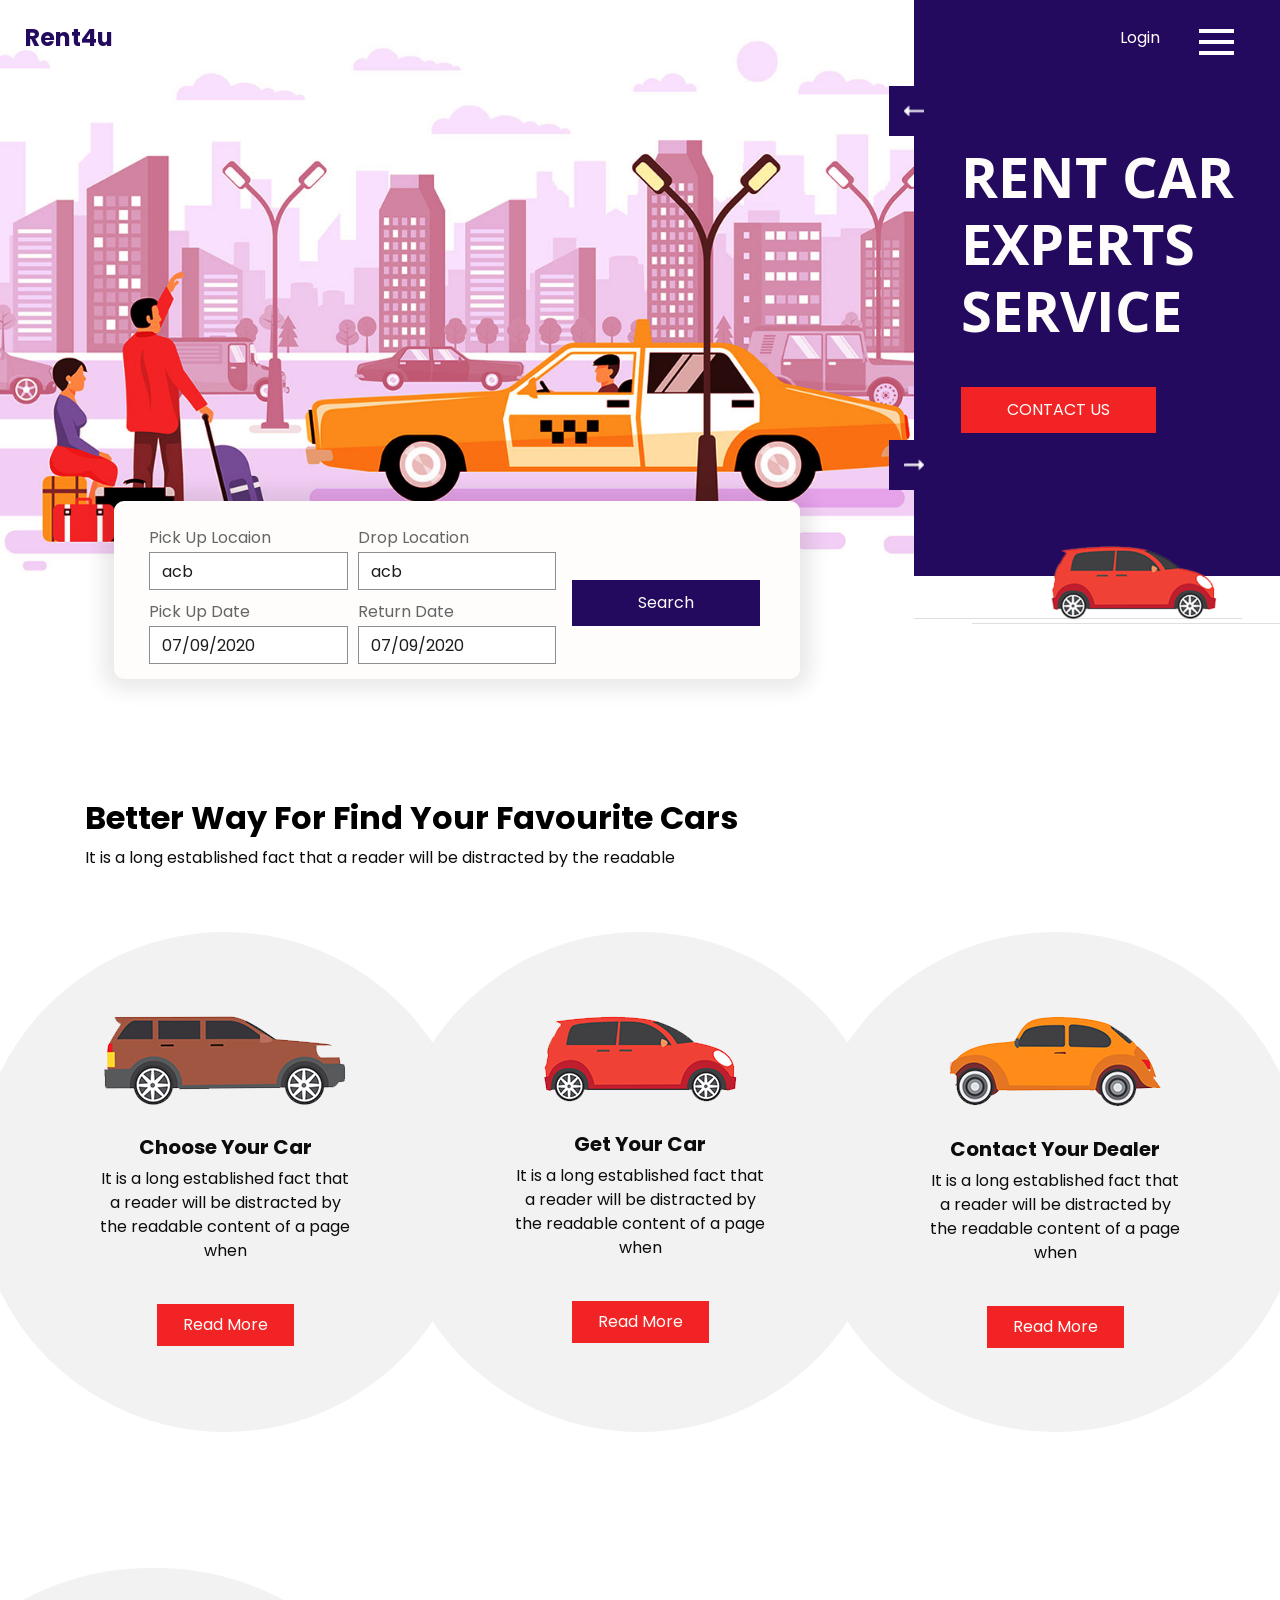
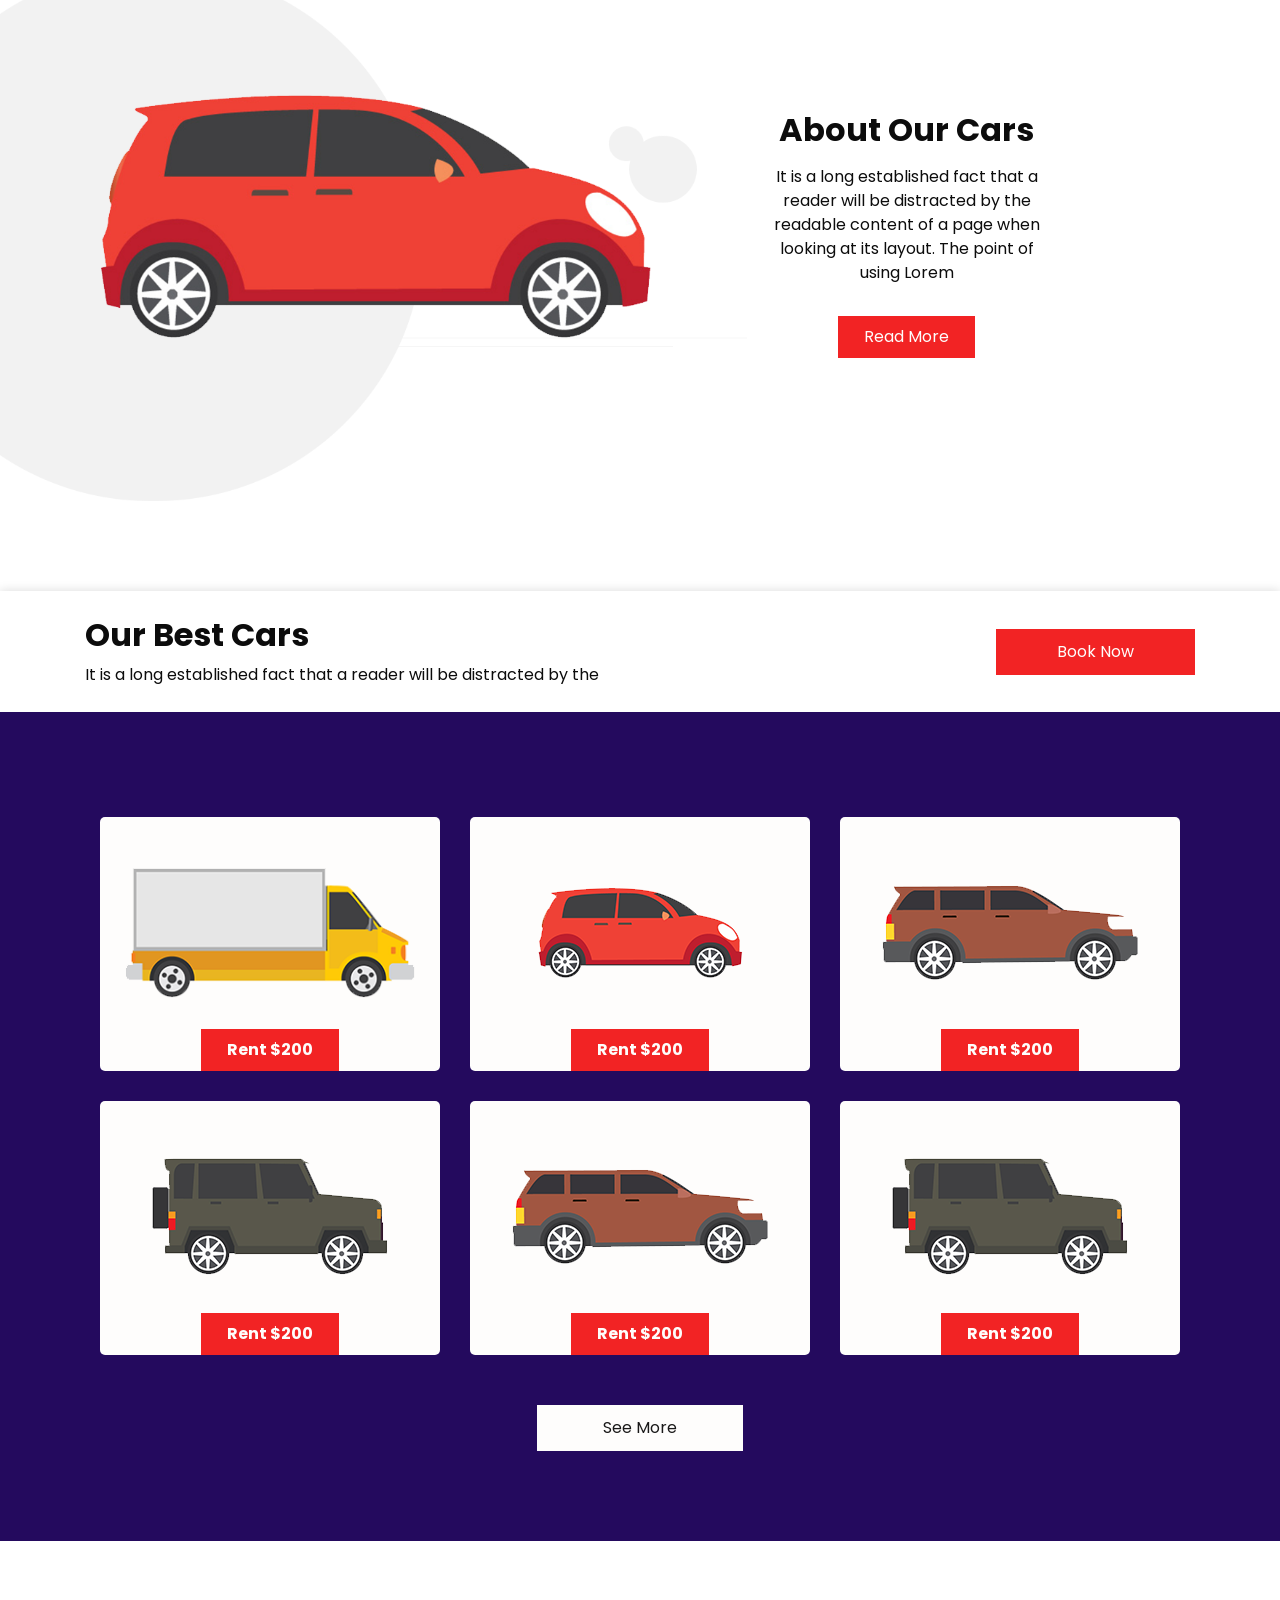
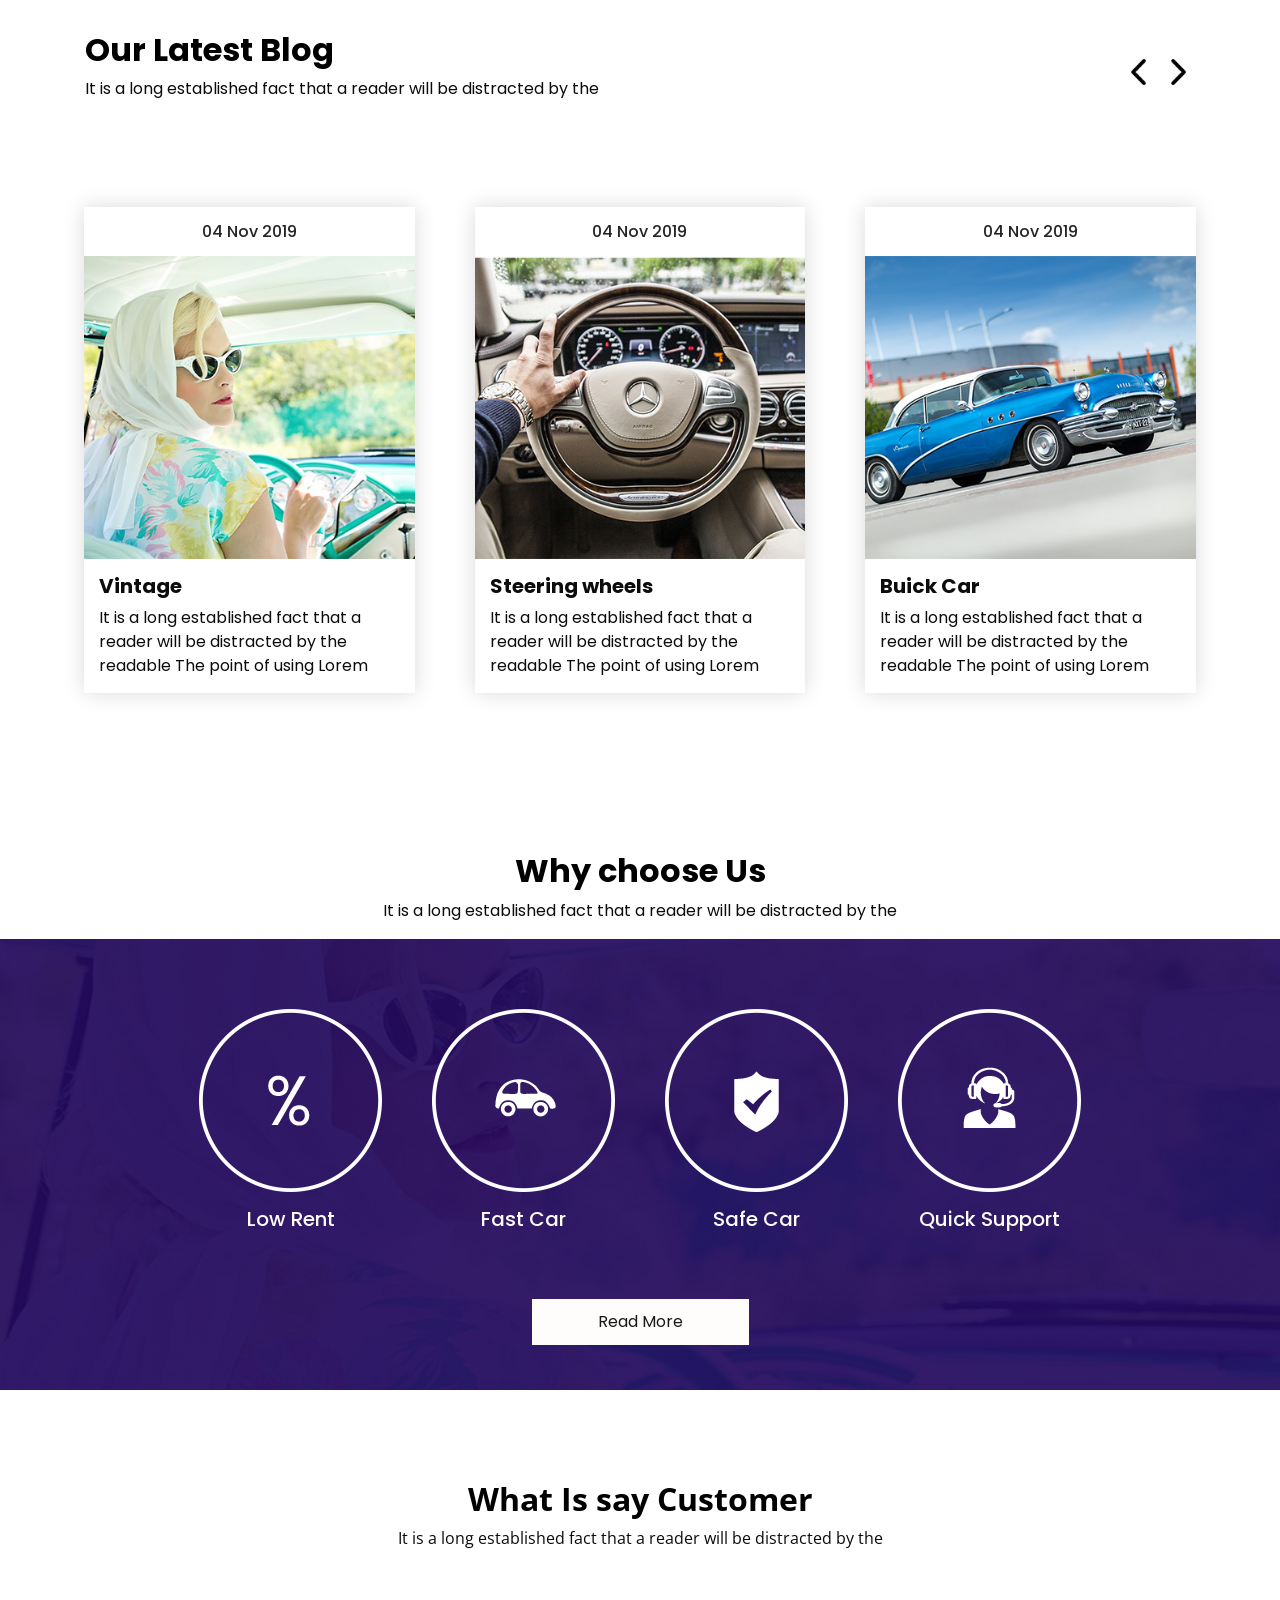
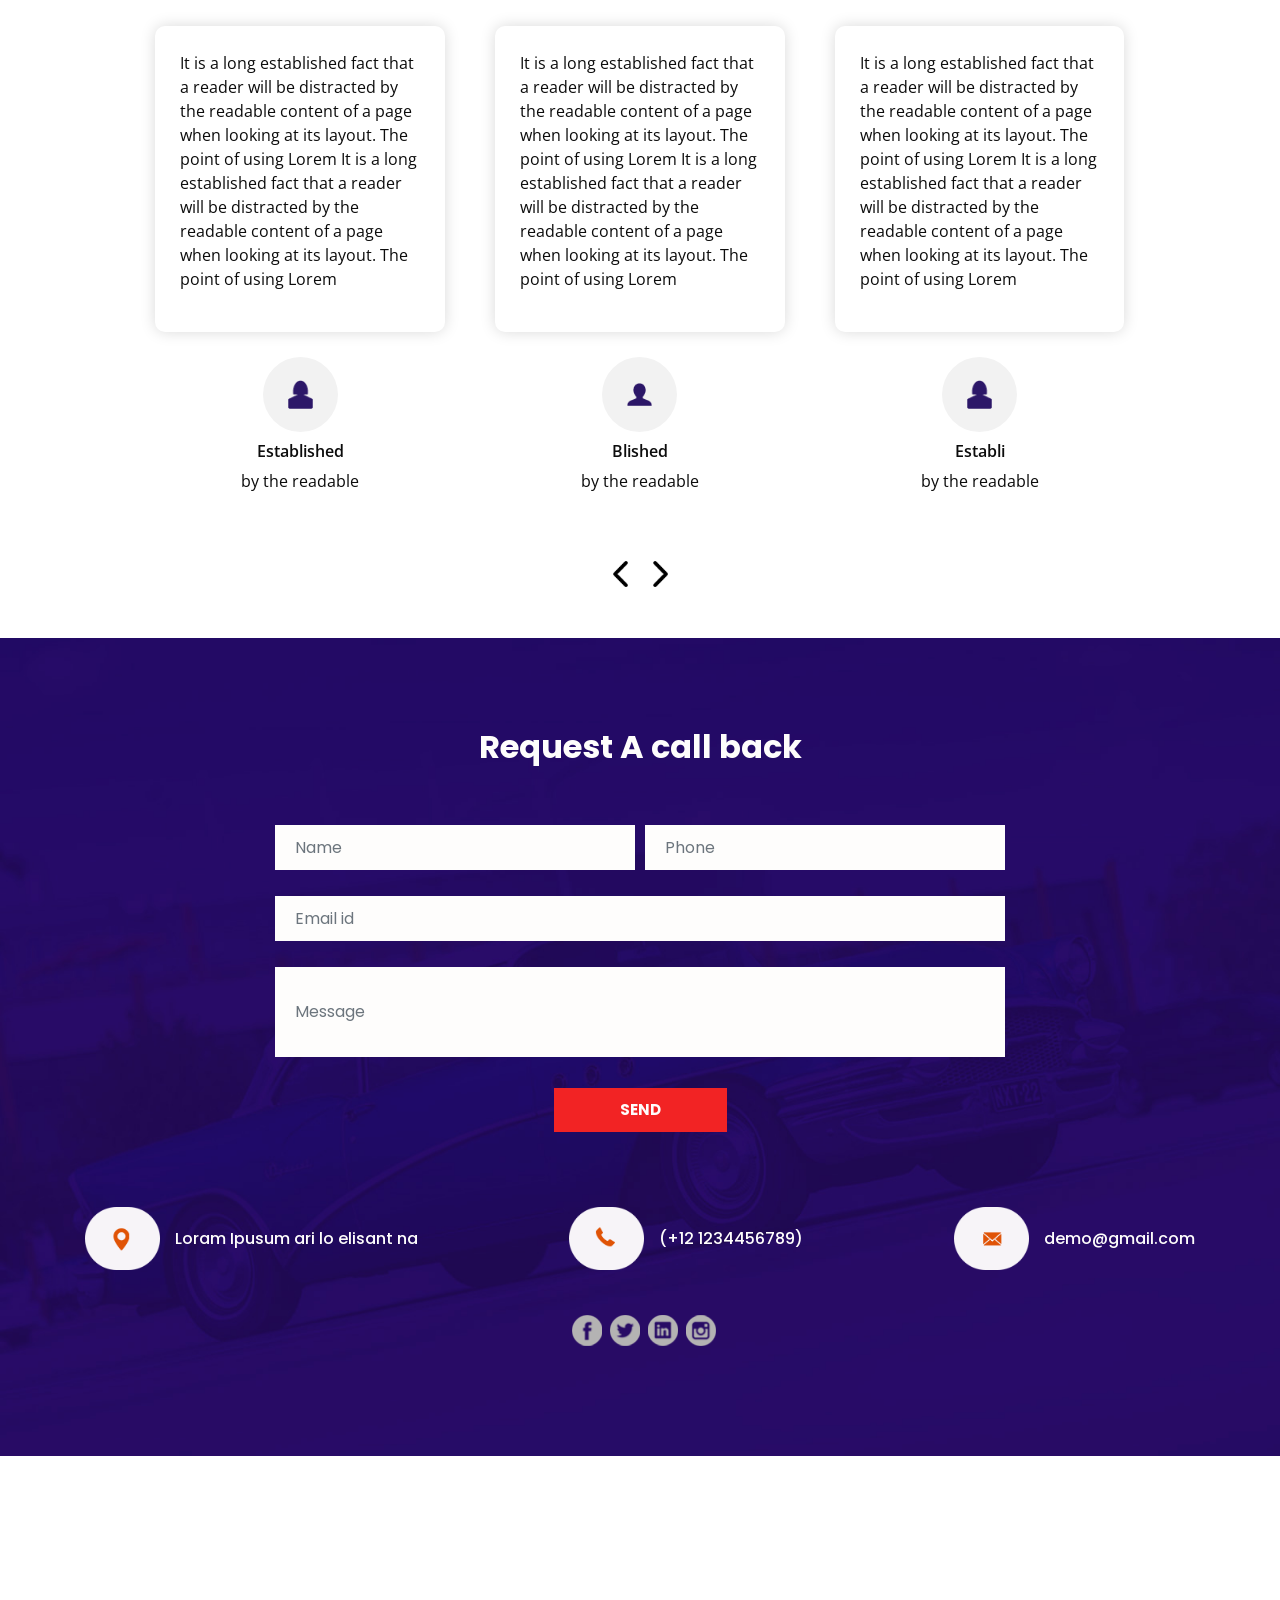
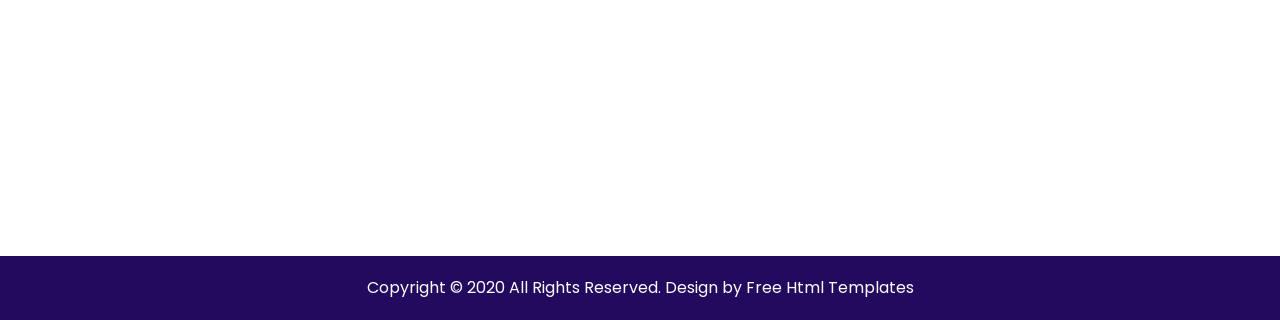
<file: rent4u-html/index.html>
<!DOCTYPE html>
<html>

<head>
  <!-- Basic -->
  <meta charset="utf-8" />
  <meta http-equiv="X-UA-Compatible" content="IE=edge" />
  <!-- Mobile Metas -->
  <meta name="viewport" content="width=device-width, initial-scale=1, shrink-to-fit=no" />
  <!-- Site Metas -->
  <meta name="keywords" content="" />
  <meta name="description" content="" />
  <meta name="author" content="" />

  <title>Rent4u</title>

  <!-- slider stylesheet -->
  <link rel="stylesheet" type="text/css" href="https://cdnjs.cloudflare.com/ajax/libs/OwlCarousel2/2.3.4/assets/owl.carousel.min.css" />

  <!-- bootstrap core css -->
  <link rel="stylesheet" type="text/css" href="css/bootstrap.css" />

  <!-- fonts style -->
  <link href="https://fonts.googleapis.com/css?family=Open+Sans:400,700|Poppins:400,600,700&display=swap" rel="stylesheet">

  <!-- Custom styles for this template -->
  <link href="css/style.css" rel="stylesheet" />
  <!-- responsive style -->
  <link href="css/responsive.css" rel="stylesheet" />
</head>

<body>
  <div class="hero_area">
    <!-- header section strats -->
    <header class="header_section">
      <div class="container-fluid">
        <nav class="navbar navbar-expand-lg custom_nav-container">
          <a class="navbar-brand" href="index.html">
            <span>
              Rent4u
            </span>
          </a>

          <div class="navbar-collapse" id="">
            <div class="user_option">
              <a href="">
                Login
              </a>
            </div>
            <div class="custom_menu-btn">
              <button onclick="openNav()">
                <span class="s-1"> </span>
                <span class="s-2"> </span>
                <span class="s-3"> </span>
              </button>
            </div>
            <div id="myNav" class="overlay">
              <div class="overlay-content">
                <a href="index.html">Home</a>
                <a href="about.html">About</a>
                <a href="car.html">Cars</a>
                <a href="blog.html">Blog</a>
                <a href="contact.html">Contact Us</a>
                <a href="#">Login</a>
              </div>
            </div>
          </div>
        </nav>
      </div>
    </header>
    <!-- end header section -->
    <!-- slider section -->
    <section class=" slider_section position-relative">
      <div class="slider_container">
        <div class="img-box">
          <img src="images/hero-img.jpg" alt="">
        </div>
        <div class="detail_container">
          <div id="carouselExampleControls" class="carousel slide" data-ride="carousel">
            <div class="carousel-inner">
              <div class="carousel-item active">
                <div class="detail-box">
                  <h1>
                    Rent Car <br>
                    Experts <br>
                    Service
                  </h1>
                  <a href="">
                    Contact Us
                  </a>
                </div>
              </div>
              <div class="carousel-item">
                <div class="detail-box">
                  <h1>
                    Rent Car <br>
                    Experts <br>
                    Service
                  </h1>
                  <a href="">
                    Contact Us
                  </a>
                </div>
              </div>
              <div class="carousel-item">
                <div class="detail-box">
                  <h1>
                    Rent Car <br>
                    Experts <br>
                    Service
                  </h1>
                  <a href="">
                    Contact Us
                  </a>
                </div>
              </div>
            </div>
            <a class="carousel-control-prev" href="#carouselExampleControls" role="button" data-slide="prev">
              <span class="sr-only">Previous</span>
            </a>
            <a class="carousel-control-next" href="#carouselExampleControls" role="button" data-slide="next">
              <span class="sr-only">Next</span>
            </a>
          </div>

        </div>
      </div>
    </section>
    <!-- end slider section -->
  </div>
  <!-- book section -->
  <section class="book_section">
    <div class="form_container">
      <form action="">
        <div class="form-row">
          <div class="col-lg-8">
            <div class="form-row">
              <div class="col-md-6">
                <label for="parkingName">Pick Up Locaion</label>
                <input type="text" class="form-control" placeholder="acb ">
              </div>
              <div class="col-md-6">
                <label for="parkingNumber">Drop Location</label>
                <input type="text" class="form-control" placeholder="acb ">
              </div>
            </div>
            <div class="form-row">
              <div class="col-md-6">
                <label for="parkingName">Pick Up Date</label>
                <input type="text" class="form-control" placeholder="07/09/2020">
              </div>
              <div class="col-md-6">
                <label for="parkingNumber">Return Date</label>
                <input type="text" class="form-control" placeholder="07/09/2020">
              </div>
            </div>
          </div>
          <div class="col-lg-4">
            <div class="btn-container">
              <button type="submit" class="">
                Search
              </button>
            </div>
          </div>
        </div>

      </form>
    </div>
    <div class="img-box">
      <img src="images/book-car.png" alt="">
    </div>
  </section>

  <!-- end book section -->

  <!-- car section -->

  <section class="car_section layout_padding2-top layout_padding-bottom">
    <div class="container">
      <div class="heading_container">
        <h2>
          Better Way For Find Your Favourite Cars
        </h2>
        <p>
          It is a long established fact that a reader will be distracted by the readable
        </p>
      </div>
      <div class="car_container">
        <div class="box">
          <div class="img-box">
            <img src="images/c-1.png" alt="">
          </div>
          <div class="detail-box">
            <h5>
              Choose Your Car
            </h5>
            <p>
              It is a long established fact that a reader will be distracted by the readable content of a page when
            </p>
            <a href="">
              Read More
            </a>
          </div>
        </div>
        <div class="box">
          <div class="img-box">
            <img src="images/c-2.png" alt="">
          </div>
          <div class="detail-box">
            <h5>
              Get Your Car
            </h5>
            <p>
              It is a long established fact that a reader will be distracted by the readable content of a page when
            </p>
            <a href="">
              Read More
            </a>
          </div>
        </div>
        <div class="box">
          <div class="img-box">
            <img src="images/c-3.png" alt="">
          </div>
          <div class="detail-box">
            <h5>
              Contact Your Dealer
            </h5>
            <p>
              It is a long established fact that a reader will be distracted by the readable content of a page when
            </p>
            <a href="">
              Read More
            </a>
          </div>
        </div>
      </div>
    </div>
  </section>

  <!-- end car section -->

  <!-- about section -->

  <section class="about_section layout_padding-bottom">
    <div class="container-fluid">
      <div class="row">
        <div class="col-md-7 px-0">
          <div class="img-box">
            <img src="images/about-img.png" alt="">
          </div>
        </div>
        <div class="col-md-4 col-lg-3">
          <div class="detail-box">
            <h2>
              About Our Cars
            </h2>
            <p>
              It is a long established fact that a reader will be distracted by the readable content of a page when looking at its layout. The point of using Lorem
            </p>
            <a href="">
              Read More
            </a>
          </div>
        </div>
      </div>
    </div>
  </section>

  <!-- end about section -->


  <!-- best section -->

  <section class="best_section">
    <div class="container">
      <div class="book_now">
        <div class="detail-box">
          <h2>
            Our Best Cars
          </h2>
          <p>
            It is a long established fact that a reader will be distracted by the
          </p>
        </div>
        <div class="btn-box">
          <a href="">
            Book Now
          </a>
        </div>
      </div>
    </div>
  </section>

  <!-- end best section -->

  <!-- rent section -->

  <section class="rent_section layout_padding">
    <div class="container">
      <div class="rent_container">
        <div class="box">
          <div class="img-box">
            <img src="images/r-1.png" alt="">
          </div>
          <div class="price">
            <a href="">
              Rent $200
            </a>
          </div>
        </div>
        <div class="box">
          <div class="img-box">
            <img src="images/r-2.png" alt="">
          </div>
          <div class="price">
            <a href="">
              Rent $200
            </a>
          </div>
        </div>
        <div class="box">
          <div class="img-box">
            <img src="images/r-3.png" alt="">
          </div>
          <div class="price">
            <a href="">
              Rent $200
            </a>
          </div>
        </div>
        <div class="box">
          <div class="img-box">
            <img src="images/r-4.png" alt="">
          </div>
          <div class="price">
            <a href="">
              Rent $200
            </a>
          </div>
        </div>
        <div class="box">
          <div class="img-box">
            <img src="images/r-5.png" alt="">
          </div>
          <div class="price">
            <a href="">
              Rent $200
            </a>
          </div>
        </div>
        <div class="box">
          <div class="img-box">
            <img src="images/r-6.png" alt="">
          </div>
          <div class="price">
            <a href="">
              Rent $200
            </a>
          </div>
        </div>
      </div>
      <div class="btn-box">
        <a href="">
          See More
        </a>
      </div>
    </div>
  </section>


  <!-- end rent section -->

  <!-- blog section -->

  <section class="blog_section layout_padding">
    <div class="container">
      <div class="heading_container">
        <h2>
          Our Latest Blog
        </h2>
        <p>
          It is a long established fact that a reader will be distracted by the
        </p>
      </div>
    </div>
    <div class="blog_container">
      <div class="layout_padding2-top">
        <div class="carousel-wrap ">
          <div class="owl-carousel">
            <div class="item">
              <div class="box">
                <div class="date-box">
                  <h6>
                    04 Nov 2019
                  </h6>
                </div>
                <div class="img-box">
                  <img src="images/b-1.jpg" alt="">
                </div>
                <div class="detail-box">
                  <h5>
                    Vintage
                  </h5>
                  <p>
                    It is a long established fact that a reader will be distracted by the readable The point of using Lorem </p>
                </div>
              </div>
            </div>
            <div class="item">
              <div class="box">
                <div class="date-box">
                  <h6>
                    04 Nov 2019
                  </h6>
                </div>
                <div class="img-box">
                  <img src="images/b-2.jpg" alt="">
                </div>
                <div class="detail-box">
                  <h5>
                    Steering wheels
                  </h5>
                  <p>
                    It is a long established fact that a reader will be distracted by the readable The point of using Lorem </p>
                </div>
              </div>
            </div>
            <div class="item">
              <div class="box">
                <div class="date-box">
                  <h6>
                    04 Nov 2019
                  </h6>
                </div>
                <div class="img-box">
                  <img src="images/b-3.jpg" alt="">
                </div>
                <div class="detail-box">
                  <h5>
                    Buick Car
                  </h5>
                  <p>
                    It is a long established fact that a reader will be distracted by the readable The point of using Lorem </p>
                </div>
              </div>
            </div>
            <div class="item">
              <div class="box">
                <div class="date-box">
                  <h6>
                    04 Nov 2019
                  </h6>
                </div>
                <div class="img-box">
                  <img src="images/b-2.jpg" alt="">
                </div>
                <div class="detail-box">
                  <h5>
                    Steering wheels
                  </h5>
                  <p>
                    It is a long established fact that a reader will be distracted by the readable The point of using Lorem </p>
                </div>
              </div>
            </div>
          </div>
        </div>
      </div>
    </div>
  </section>

  <!-- end blog section -->

  <!-- us section -->

  <section class="us_section">
    <div class="container">
      <div class="heading_container">
        <h2>
          Why choose Us
        </h2>
        <p>
          It is a long established fact that a reader will be distracted by the
        </p>
      </div>
    </div>
    <div class="us_container layout_padding2">
      <div class="content_box">
        <div class="box">
          <div class="img-box">
            <img src="images/u-1.png" alt="">
          </div>
          <div class="detail-box">
            <h5>
              Low Rent
            </h5>
          </div>
        </div>
        <div class="box">
          <div class="img-box">
            <img src="images/u-2.png" alt="">
          </div>
          <div class="detail-box">
            <h5>
              Fast Car
            </h5>
          </div>
        </div>
        <div class="box">
          <div class="img-box">
            <img src="images/u-3.png" alt="">
          </div>
          <div class="detail-box">
            <h5>
              Safe Car
            </h5>
          </div>
        </div>
        <div class="box">
          <div class="img-box">
            <img src="images/u-4.png" alt="">
          </div>
          <div class="detail-box">
            <h5>
              Quick Support
            </h5>
          </div>
        </div>
      </div>
      <div class="btn-box">
        <a href="">
          Read More
        </a>
      </div>
    </div>
  </section>

  <!-- end us section -->

  <!-- client section -->

  <section class="client_section layout_padding">
    <div class="container">
      <div class="heading_container">
        <h2>
          What Is say Customer
        </h2>
        <p>
          It is a long established fact that a reader will be distracted by the
        </p>
      </div>
      <div class="layout_padding2-top">
        <div class="carousel-wrap ">
          <div class="owl-carousel">
            <div class="item">
              <div class="box">
                <div class="detail-box">
                  <p>
                    It is a long established fact that a reader will be distracted by the readable content of a page when looking at its layout. The point of using Lorem It is a long established fact that a reader will be distracted by the readable content of a page when looking at its layout. The point of using Lorem
                  </p>
                </div>
                <div class="client_id">
                  <div class="img-box">
                    <img src="images/client-1.png" alt="" class="img-1">
                    <img src="images/client-1-white.png" alt="" class="img-2">
                  </div>
                  <div class="name">
                    <h6>
                      Established
                    </h6>
                    <p>
                      by the readable
                    </p>
                  </div>
                </div>
              </div>
            </div>
            <div class="item">
              <div class="box">
                <div class="detail-box">
                  <p>
                    It is a long established fact that a reader will be distracted by the readable content of a page when looking at its layout. The point of using Lorem It is a long established fact that a reader will be distracted by the readable content of a page when looking at its layout. The point of using Lorem
                  </p>
                </div>
                <div class="client_id">
                  <div class="img-box">
                    <img src="images/client-2.png" alt="" class="img-1">
                    <img src="images/client-2-white.png" alt="" class="img-2">
                  </div>
                  <div class="name">
                    <h6>
                      Blished
                    </h6>
                    <p>
                      by the readable
                    </p>
                  </div>
                </div>
              </div>
            </div>
            <div class="item">
              <div class="box">
                <div class="detail-box">
                  <p>
                    It is a long established fact that a reader will be distracted by the readable content of a page when looking at its layout. The point of using Lorem It is a long established fact that a reader will be distracted by the readable content of a page when looking at its layout. The point of using Lorem
                  </p>
                </div>
                <div class="client_id">
                  <div class="img-box">
                    <img src="images/client-1.png" alt="" class="img-1">
                    <img src="images/client-1-white.png" alt="" class="img-2">
                  </div>
                  <div class="name">
                    <h6>
                      Establi
                    </h6>
                    <p>
                      by the readable
                    </p>
                  </div>
                </div>
              </div>
            </div>
            <div class="item">
              <div class="box">
                <div class="detail-box">
                  <p>
                    It is a long established fact that a reader will be distracted by the readable content of a page when looking at its layout. The point of using Lorem It is a long established fact that a reader will be distracted by the readable content of a page when looking at its layout. The point of using Lorem
                  </p>
                </div>
                <div class="client_id">
                  <div class="img-box">
                    <img src="images/client-1.png" alt="" class="img-1">
                    <img src="images/client-1-white.png" alt="" class="img-2">
                  </div>
                  <div class="name">
                    <h6>
                      Establi
                    </h6>
                    <p>
                      by the readable
                    </p>
                  </div>
                </div>
              </div>
            </div>
          </div>
        </div>
      </div>

    </div>
  </section>

  <!-- end client section -->

  <!-- contact section -->

  <section class="contact_section layout_padding">
    <div class="container">
      <div class="heading_container">
        <h2>
          Request A call back
        </h2>
      </div>
      <div class="row">
        <div class="col-md-8 mx-auto">
          <div class="form_container">
            <form>
              <div class="form-row">
                <div class="form-group col-md-6">
                  <input type="text" class="form-control" id="inputName4" placeholder="Name ">
                </div>
                <div class="form-group col-md-6">
                  <input type="text" class="form-control" id="inputSubject4" placeholder="Phone">
                </div>
              </div>
              <div class="form-row">
                <div class="form-group col">
                  <input type="email" class="form-control" id="inputEmail4" placeholder="Email id">
                </div>
              </div>
              <div class="form-group">
                <input type="text" class="form-control" id="inputMessage" placeholder="Message">
              </div>
              <div class="d-flex justify-content-center">
                <button type="submit" class="">Send</button>
              </div>
            </form>
          </div>
        </div>
      </div>
      <div class="contact_items">

        <a href="">
          <div class="img-box">
            <img src="images/location.png" alt="">
          </div>
          <h6>
            Loram Ipusum ari
            lo elisant na
          </h6>
        </a>
        <a href="">
          <div class="img-box">
            <img src="images/call.png" alt="">
          </div>
          <h6>
            (+12 1234456789)
          </h6>
        </a>
        <a href="">
          <div class="img-box">
            <img src="images/mail.png" alt="">
          </div>
          <h6>
            demo@gmail.com
          </h6>
        </a>

      </div>
      <div class="social_container">
        <div class="social-box">
          <div>
            <a href="">
              <img src="images/fb.png" alt="">
            </a>
          </div>
          <div>
            <a href="">
              <img src="images/twitter.png" alt="">
            </a>
          </div>
          <div>
            <a href="">
              <img src="images/linkedin.png" alt="">
            </a>
          </div>
          <div>
            <a href="">
              <img src="images/insta.png" alt="">
            </a>
          </div>
        </div>
      </div>
    </div>
  </section>

  <!-- end contact section -->

  <!-- map section -->

  <section class="map_section">
    <!-- map section -->
    <div class="map_container">
      <div class="map-responsive">
        <iframe src="https://www.google.com/maps/embed/v1/place?key=AIzaSyA0s1a7phLN0iaD6-UE7m4qP-z21pH0eSc&q=Eiffel+Tower+Paris+France" width="600" height="300" frameborder="0" style="border:0; width: 100%; height:100%" allowfullscreen></iframe>
      </div>
    </div>
    <!-- end map section -->
  </section>


  <!-- end map section -->

  <!-- footer section -->
  <footer class="container-fluid footer_section">
    <p>
      Copyright &copy; 2020 All Rights Reserved. Design by
      <a href="https://html.design/">Free Html Templates</a>
    </p>
  </footer>
  <!-- footer section -->

  <script src="js/jquery-3.4.1.min.js"></script>
  <script src="js/bootstrap.js"></script>
  <script src="https://cdnjs.cloudflare.com/ajax/libs/OwlCarousel2/2.3.4/owl.carousel.min.js">
  </script>
  <script src="js/custom.js"></script>


</body>

</html>
</file>
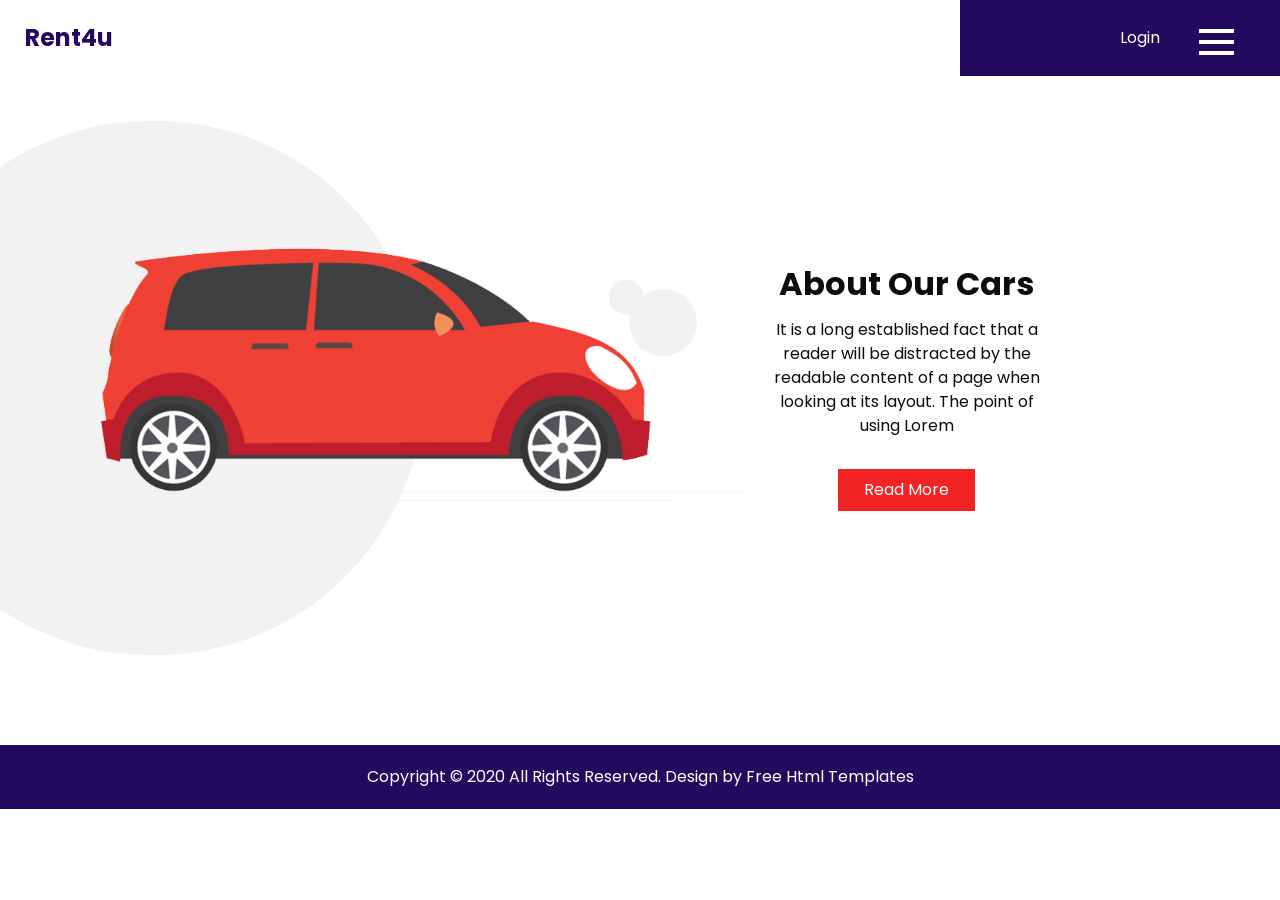
<file: rent4u-html/about.html>
<!DOCTYPE html>
<html>

<head>
  <!-- Basic -->
  <meta charset="utf-8" />
  <meta http-equiv="X-UA-Compatible" content="IE=edge" />
  <!-- Mobile Metas -->
  <meta name="viewport" content="width=device-width, initial-scale=1, shrink-to-fit=no" />
  <!-- Site Metas -->
  <meta name="keywords" content="" />
  <meta name="description" content="" />
  <meta name="author" content="" />

  <title>Rent4u</title>

  <!-- slider stylesheet -->
  <link rel="stylesheet" type="text/css" href="https://cdnjs.cloudflare.com/ajax/libs/OwlCarousel2/2.3.4/assets/owl.carousel.min.css" />

  <!-- bootstrap core css -->
  <link rel="stylesheet" type="text/css" href="css/bootstrap.css" />

  <!-- fonts style -->
  <link href="https://fonts.googleapis.com/css?family=Open+Sans:400,700|Poppins:400,600,700&display=swap" rel="stylesheet">

  <!-- Custom styles for this template -->
  <link href="css/style.css" rel="stylesheet" />
  <!-- responsive style -->
  <link href="css/responsive.css" rel="stylesheet" />
</head>

<body class="sub_page">
  <div class="hero_area">
    <!-- header section strats -->
    <header class="header_section">
      <div class="container-fluid">
        <nav class="navbar navbar-expand-lg custom_nav-container">
          <a class="navbar-brand" href="index.html">
            <span>
              Rent4u
            </span>
          </a>

          <div class="navbar-collapse" id="">
            <div class="user_option">
              <a href="">
                Login
              </a>
            </div>
            <div class="custom_menu-btn">
              <button onclick="openNav()">
                <span class="s-1"> </span>
                <span class="s-2"> </span>
                <span class="s-3"> </span>
              </button>
            </div>
            <div id="myNav" class="overlay">
              <div class="overlay-content">
                <a href="index.html">Home</a>
                <a href="about.html">About</a>
                <a href="car.html">Cars</a>
                <a href="blog.html">Blog</a>
                <a href="contact.html">Contact Us</a>
                <a href="#">Login</a>
              </div>
            </div>
          </div>
        </nav>
      </div>
    </header>
    <!-- end header section -->
  </div>

  <!-- about section -->

  <section class="about_section layout_padding2-top layout_padding-bottom ">
    <div class="container-fluid">
      <div class="row">
        <div class="col-md-7 px-0">
          <div class="img-box">
            <img src="images/about-img.png" alt="">
          </div>
        </div>
        <div class="col-md-4 col-lg-3">
          <div class="detail-box">
            <h2>
              About Our Cars
            </h2>
            <p>
              It is a long established fact that a reader will be distracted by the readable content of a page when looking at its layout. The point of using Lorem
            </p>
            <a href="">
              Read More
            </a>
          </div>
        </div>
      </div>
    </div>
  </section>

  <!-- end about section -->

  <!-- footer section -->
  <footer class="container-fluid footer_section">
    <p>
      Copyright &copy; 2020 All Rights Reserved. Design by
      <a href="https://html.design/">Free Html Templates</a>
    </p>
  </footer>
  <!-- footer section -->

  <script src="js/jquery-3.4.1.min.js"></script>
  <script src="js/bootstrap.js"></script>
  <script src="https://cdnjs.cloudflare.com/ajax/libs/OwlCarousel2/2.3.4/owl.carousel.min.js">
  </script>
  <script src="js/custom.js"></script>

</body>

</html>
</file>
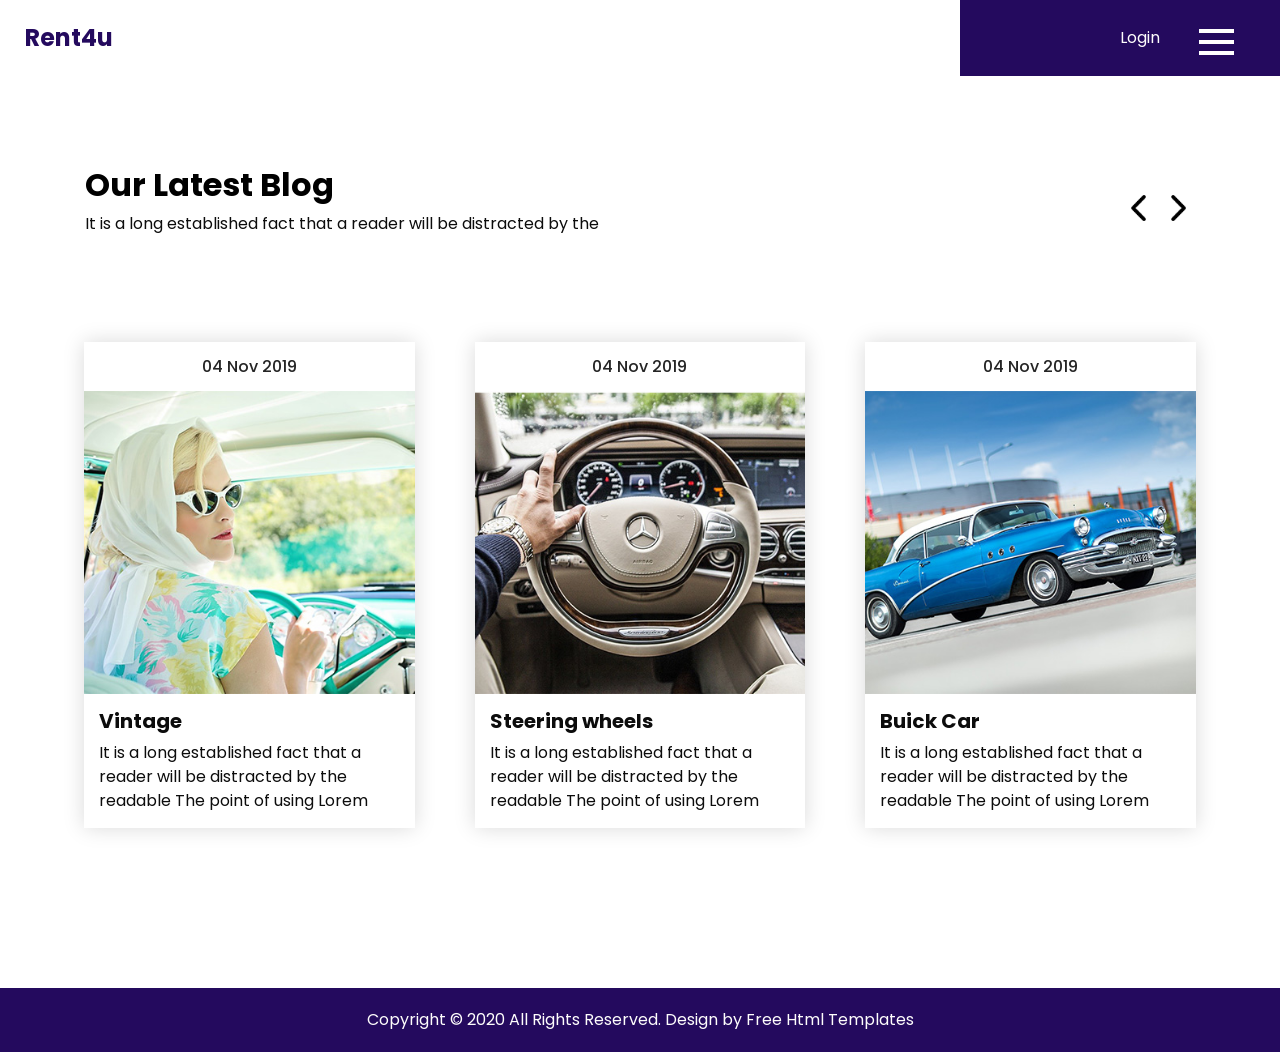
<file: rent4u-html/blog.html>
<!DOCTYPE html>
<html>

<head>
  <!-- Basic -->
  <meta charset="utf-8" />
  <meta http-equiv="X-UA-Compatible" content="IE=edge" />
  <!-- Mobile Metas -->
  <meta name="viewport" content="width=device-width, initial-scale=1, shrink-to-fit=no" />
  <!-- Site Metas -->
  <meta name="keywords" content="" />
  <meta name="description" content="" />
  <meta name="author" content="" />

  <title>Rent4u</title>

  <!-- slider stylesheet -->
  <link rel="stylesheet" type="text/css" href="https://cdnjs.cloudflare.com/ajax/libs/OwlCarousel2/2.3.4/assets/owl.carousel.min.css" />

  <!-- bootstrap core css -->
  <link rel="stylesheet" type="text/css" href="css/bootstrap.css" />

  <!-- fonts style -->
  <link href="https://fonts.googleapis.com/css?family=Open+Sans:400,700|Poppins:400,600,700&display=swap" rel="stylesheet">

  <!-- Custom styles for this template -->
  <link href="css/style.css" rel="stylesheet" />
  <!-- responsive style -->
  <link href="css/responsive.css" rel="stylesheet" />
</head>

<body class="sub_page">
  <div class="hero_area">
    <!-- header section strats -->
    <header class="header_section">
      <div class="container-fluid">
        <nav class="navbar navbar-expand-lg custom_nav-container">
          <a class="navbar-brand" href="index.html">
            <span>
              Rent4u
            </span>
          </a>

          <div class="navbar-collapse" id="">
            <div class="user_option">
              <a href="">
                Login
              </a>
            </div>
            <div class="custom_menu-btn">
              <button onclick="openNav()">
                <span class="s-1"> </span>
                <span class="s-2"> </span>
                <span class="s-3"> </span>
              </button>
            </div>
            <div id="myNav" class="overlay">
              <div class="overlay-content">
                <a href="index.html">Home</a>
                <a href="about.html">About</a>
                <a href="car.html">Cars</a>
                <a href="blog.html">Blog</a>
                <a href="contact.html">Contact Us</a>
                <a href="#">Login</a>
              </div>
            </div>
          </div>
        </nav>
      </div>
    </header>
    <!-- end header section -->
  </div>

  <!-- blog section -->

  <section class="blog_section layout_padding">
    <div class="container">
      <div class="heading_container">
        <h2>
          Our Latest Blog
        </h2>
        <p>
          It is a long established fact that a reader will be distracted by the
        </p>
      </div>
    </div>
    <div class="blog_container">
      <div class="layout_padding2-top">
        <div class="carousel-wrap ">
          <div class="owl-carousel">
            <div class="item">
              <div class="box">
                <div class="date-box">
                  <h6>
                    04 Nov 2019
                  </h6>
                </div>
                <div class="img-box">
                  <img src="images/b-1.jpg" alt="">
                </div>
                <div class="detail-box">
                  <h5>
                    Vintage
                  </h5>
                  <p>
                    It is a long established fact that a reader will be distracted by the readable The point of using Lorem </p>
                </div>
              </div>
            </div>
            <div class="item">
              <div class="box">
                <div class="date-box">
                  <h6>
                    04 Nov 2019
                  </h6>
                </div>
                <div class="img-box">
                  <img src="images/b-2.jpg" alt="">
                </div>
                <div class="detail-box">
                  <h5>
                    Steering wheels
                  </h5>
                  <p>
                    It is a long established fact that a reader will be distracted by the readable The point of using Lorem </p>
                </div>
              </div>
            </div>
            <div class="item">
              <div class="box">
                <div class="date-box">
                  <h6>
                    04 Nov 2019
                  </h6>
                </div>
                <div class="img-box">
                  <img src="images/b-3.jpg" alt="">
                </div>
                <div class="detail-box">
                  <h5>
                    Buick Car
                  </h5>
                  <p>
                    It is a long established fact that a reader will be distracted by the readable The point of using Lorem </p>
                </div>
              </div>
            </div>
            <div class="item">
              <div class="box">
                <div class="date-box">
                  <h6>
                    04 Nov 2019
                  </h6>
                </div>
                <div class="img-box">
                  <img src="images/b-2.jpg" alt="">
                </div>
                <div class="detail-box">
                  <h5>
                    Steering wheels
                  </h5>
                  <p>
                    It is a long established fact that a reader will be distracted by the readable The point of using Lorem </p>
                </div>
              </div>
            </div>
          </div>
        </div>
      </div>
    </div>
  </section>

  <!-- end blog section -->

  <!-- footer section -->
  <footer class="container-fluid footer_section">
    <p>
      Copyright &copy; 2020 All Rights Reserved. Design by
      <a href="https://html.design/">Free Html Templates</a>
    </p>
  </footer>
  <!-- footer section -->

  <script src="js/jquery-3.4.1.min.js"></script>
  <script src="js/bootstrap.js"></script>
  <script src="https://cdnjs.cloudflare.com/ajax/libs/OwlCarousel2/2.3.4/owl.carousel.min.js">
  </script>
  <script src="js/custom.js"></script>

</body>

</html>
</file>
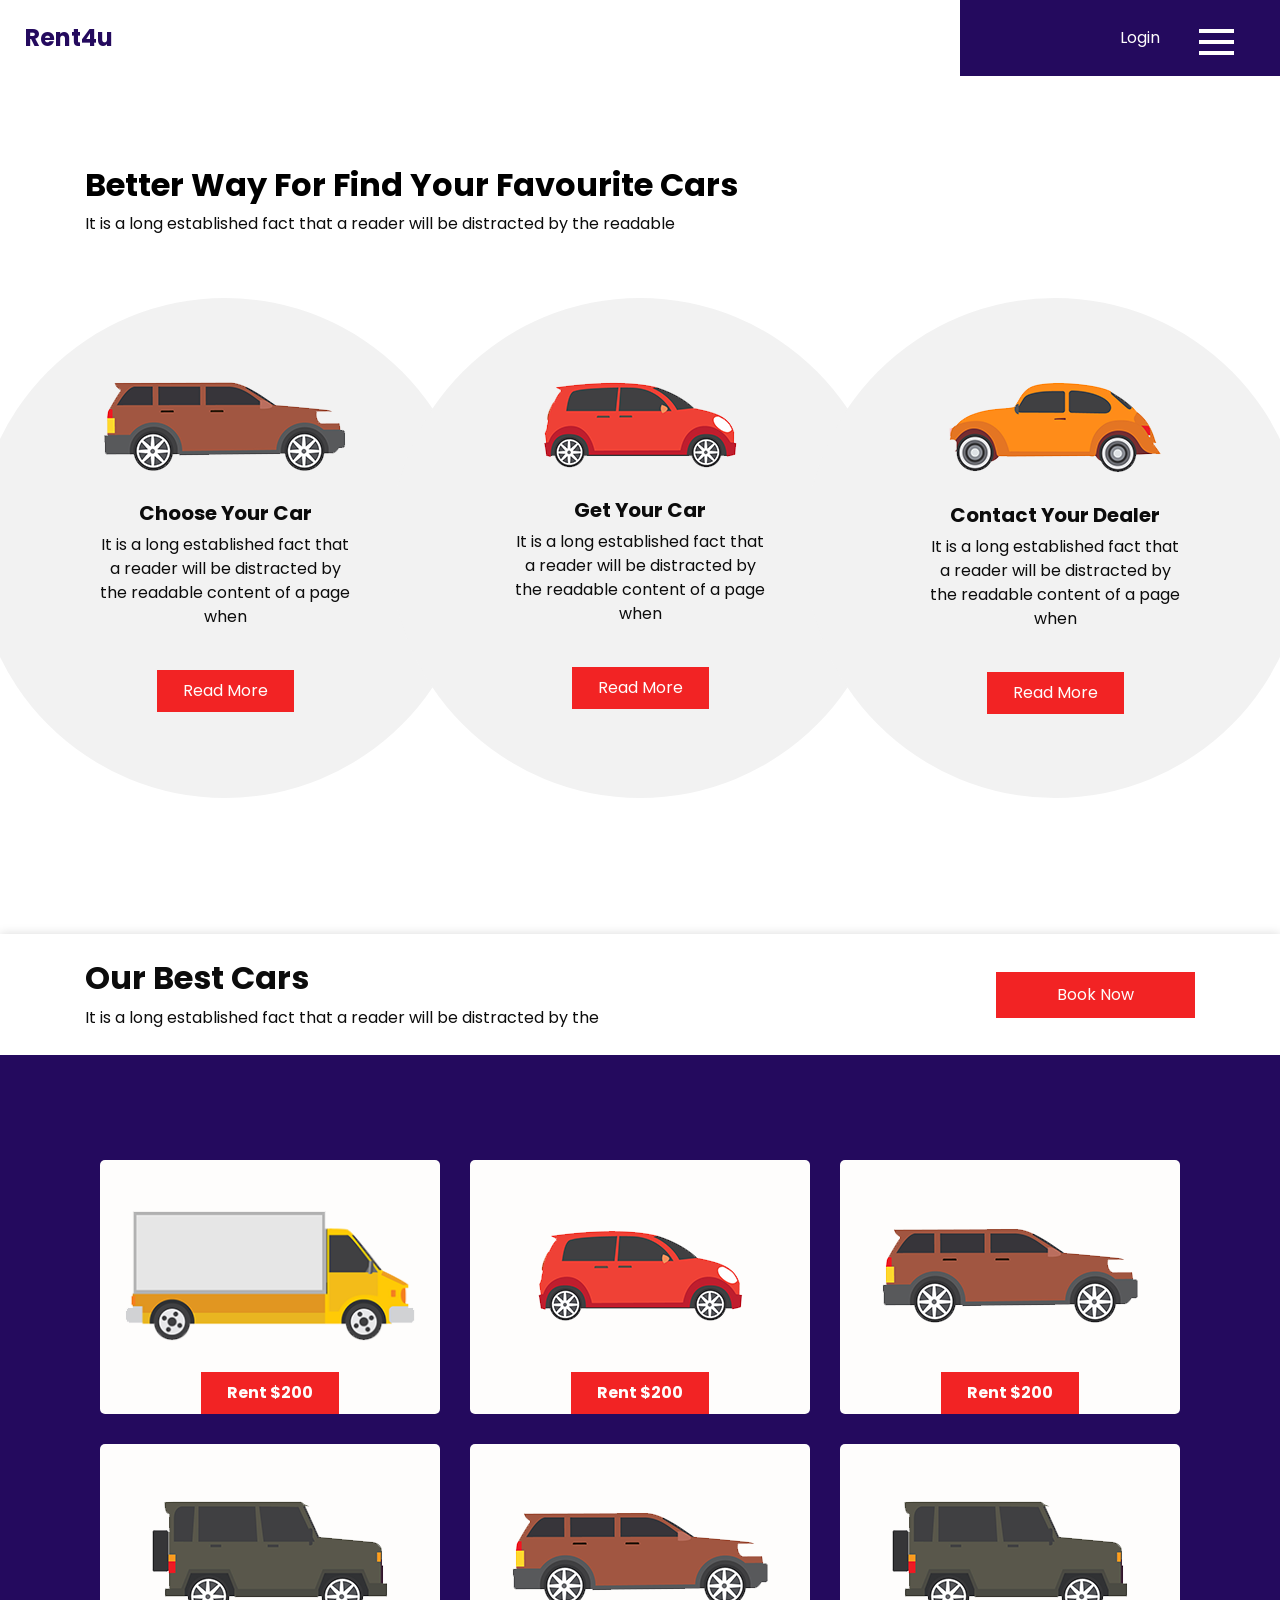
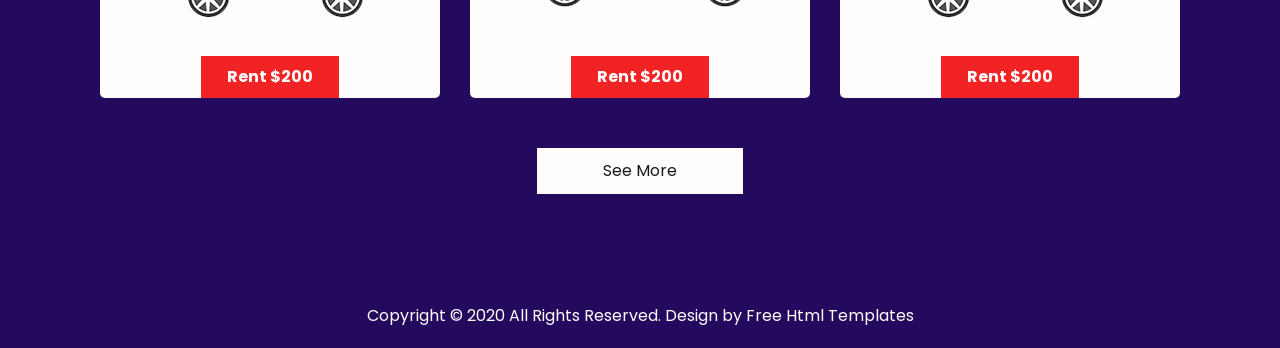
<file: rent4u-html/car.html>
<!DOCTYPE html>
<html>

<head>
  <!-- Basic -->
  <meta charset="utf-8" />
  <meta http-equiv="X-UA-Compatible" content="IE=edge" />
  <!-- Mobile Metas -->
  <meta name="viewport" content="width=device-width, initial-scale=1, shrink-to-fit=no" />
  <!-- Site Metas -->
  <meta name="keywords" content="" />
  <meta name="description" content="" />
  <meta name="author" content="" />

  <title>Rent4u</title>

  <!-- slider stylesheet -->
  <link rel="stylesheet" type="text/css" href="https://cdnjs.cloudflare.com/ajax/libs/OwlCarousel2/2.3.4/assets/owl.carousel.min.css" />

  <!-- bootstrap core css -->
  <link rel="stylesheet" type="text/css" href="css/bootstrap.css" />

  <!-- fonts style -->
  <link href="https://fonts.googleapis.com/css?family=Open+Sans:400,700|Poppins:400,600,700&display=swap" rel="stylesheet">

  <!-- Custom styles for this template -->
  <link href="css/style.css" rel="stylesheet" />
  <!-- responsive style -->
  <link href="css/responsive.css" rel="stylesheet" />
</head>

<body class="sub_page">
  <div class="hero_area">
    <!-- header section strats -->
    <header class="header_section">
      <div class="container-fluid">
        <nav class="navbar navbar-expand-lg custom_nav-container">
          <a class="navbar-brand" href="index.html">
            <span>
              Rent4u
            </span>
          </a>
          <div class="navbar-collapse" id="">
            <div class="user_option">
              <a href="">
                Login
              </a>
            </div>
            <div class="custom_menu-btn">
              <button onclick="openNav()">
                <span class="s-1"> </span>
                <span class="s-2"> </span>
                <span class="s-3"> </span>
              </button>
            </div>
            <div id="myNav" class="overlay">
              <div class="overlay-content">
                <a href="index.html">Home</a>
                <a href="about.html">About</a>
                <a href="car.html">Cars</a>
                <a href="blog.html">Blog</a>
                <a href="contact.html">Contact Us</a>
                <a href="#">Login</a>
              </div>
            </div>
          </div>
        </nav>
      </div>
    </header>
    <!-- end header section -->
  </div>

  <!-- car section -->

  <section class="car_section layout_padding">
    <div class="container">
      <div class="heading_container">
        <h2>
          Better Way For Find Your Favourite Cars
        </h2>
        <p>
          It is a long established fact that a reader will be distracted by the readable
        </p>
      </div>
      <div class="car_container">
        <div class="box">
          <div class="img-box">
            <img src="images/c-1.png" alt="">
          </div>
          <div class="detail-box">
            <h5>
              Choose Your Car
            </h5>
            <p>
              It is a long established fact that a reader will be distracted by the readable content of a page when
            </p>
            <a href="">
              Read More
            </a>
          </div>
        </div>
        <div class="box">
          <div class="img-box">
            <img src="images/c-2.png" alt="">
          </div>
          <div class="detail-box">
            <h5>
              Get Your Car
            </h5>
            <p>
              It is a long established fact that a reader will be distracted by the readable content of a page when
            </p>
            <a href="">
              Read More
            </a>
          </div>
        </div>
        <div class="box">
          <div class="img-box">
            <img src="images/c-3.png" alt="">
          </div>
          <div class="detail-box">
            <h5>
              Contact Your Dealer
            </h5>
            <p>
              It is a long established fact that a reader will be distracted by the readable content of a page when
            </p>
            <a href="">
              Read More
            </a>
          </div>
        </div>
      </div>
    </div>
  </section>

  <!-- end car section -->


  <!-- best section -->

  <section class="best_section">
    <div class="container">
      <div class="book_now">
        <div class="detail-box">
          <h2>
            Our Best Cars
          </h2>
          <p>
            It is a long established fact that a reader will be distracted by the
          </p>
        </div>
        <div class="btn-box">
          <a href="">
            Book Now
          </a>
        </div>
      </div>
    </div>
  </section>

  <!-- end best section -->

  <!-- rent section -->

  <section class="rent_section layout_padding">
    <div class="container">
      <div class="rent_container">
        <div class="box">
          <div class="img-box">
            <img src="images/r-1.png" alt="">
          </div>
          <div class="price">
            <a href="">
              Rent $200
            </a>
          </div>
        </div>
        <div class="box">
          <div class="img-box">
            <img src="images/r-2.png" alt="">
          </div>
          <div class="price">
            <a href="">
              Rent $200
            </a>
          </div>
        </div>
        <div class="box">
          <div class="img-box">
            <img src="images/r-3.png" alt="">
          </div>
          <div class="price">
            <a href="">
              Rent $200
            </a>
          </div>
        </div>
        <div class="box">
          <div class="img-box">
            <img src="images/r-4.png" alt="">
          </div>
          <div class="price">
            <a href="">
              Rent $200
            </a>
          </div>
        </div>
        <div class="box">
          <div class="img-box">
            <img src="images/r-5.png" alt="">
          </div>
          <div class="price">
            <a href="">
              Rent $200
            </a>
          </div>
        </div>
        <div class="box">
          <div class="img-box">
            <img src="images/r-6.png" alt="">
          </div>
          <div class="price">
            <a href="">
              Rent $200
            </a>
          </div>
        </div>
      </div>
      <div class="btn-box">
        <a href="">
          See More
        </a>
      </div>
    </div>
  </section>


  <!-- end rent section -->

  <!-- footer section -->
  <footer class="container-fluid footer_section">
    <p>
      Copyright &copy; 2020 All Rights Reserved. Design by
      <a href="https://html.design/">Free Html Templates</a>
    </p>
  </footer>
  <!-- footer section -->

  <script src="js/jquery-3.4.1.min.js"></script>
  <script src="js/bootstrap.js"></script>
  <script src="https://cdnjs.cloudflare.com/ajax/libs/OwlCarousel2/2.3.4/owl.carousel.min.js">
  </script>
  <script src="js/custom.js"></script>

</body>

</html>
</file>
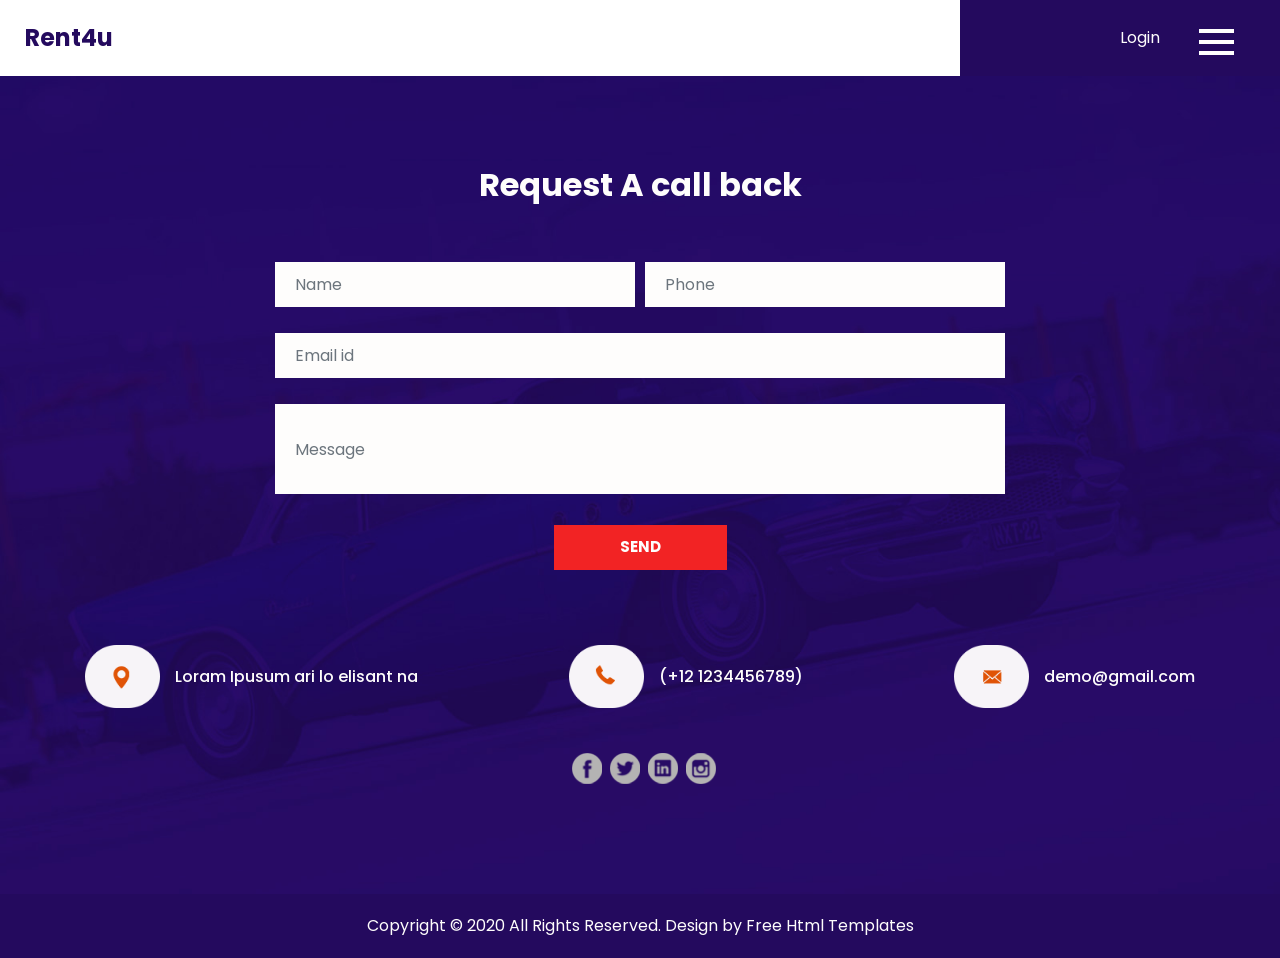
<file: rent4u-html/contact.html>
<!DOCTYPE html>
<html>

<head>
  <!-- Basic -->
  <meta charset="utf-8" />
  <meta http-equiv="X-UA-Compatible" content="IE=edge" />
  <!-- Mobile Metas -->
  <meta name="viewport" content="width=device-width, initial-scale=1, shrink-to-fit=no" />
  <!-- Site Metas -->
  <meta name="keywords" content="" />
  <meta name="description" content="" />
  <meta name="author" content="" />

  <title>Rent4u</title>

  <!-- slider stylesheet -->
  <link rel="stylesheet" type="text/css" href="https://cdnjs.cloudflare.com/ajax/libs/OwlCarousel2/2.3.4/assets/owl.carousel.min.css" />

  <!-- bootstrap core css -->
  <link rel="stylesheet" type="text/css" href="css/bootstrap.css" />

  <!-- fonts style -->
  <link href="https://fonts.googleapis.com/css?family=Open+Sans:400,700|Poppins:400,600,700&display=swap" rel="stylesheet">

  <!-- Custom styles for this template -->
  <link href="css/style.css" rel="stylesheet" />
  <!-- responsive style -->
  <link href="css/responsive.css" rel="stylesheet" />
</head>

<body class="sub_page">
  <div class="hero_area">
    <!-- header section strats -->
    <header class="header_section">
      <div class="container-fluid">
        <nav class="navbar navbar-expand-lg custom_nav-container">
          <a class="navbar-brand" href="index.html">
            <span>
              Rent4u
            </span>
          </a>

          <div class="navbar-collapse" id="">
            <div class="user_option">
              <a href="">
                Login
              </a>
            </div>
            <div class="custom_menu-btn">
              <button onclick="openNav()">
                <span class="s-1"> </span>
                <span class="s-2"> </span>
                <span class="s-3"> </span>
              </button>
            </div>
            <div id="myNav" class="overlay">
              <div class="overlay-content">
                <a href="index.html">Home</a>
                <a href="about.html">About</a>
                <a href="car.html">Cars</a>
                <a href="blog.html">Blog</a>
                <a href="contact.html">Contact Us</a>
                <a href="#">Login</a>
              </div>
            </div>
          </div>
        </nav>
      </div>
    </header>
    <!-- end header section -->
  </div>

  <!-- contact section -->

  <section class="contact_section layout_padding">
    <div class="container">
      <div class="heading_container">
        <h2>
          Request A call back
        </h2>
      </div>
      <div class="row">
        <div class="col-md-8 mx-auto">
          <div class="form_container">
            <form>
              <div class="form-row">
                <div class="form-group col-md-6">
                  <input type="text" class="form-control" id="inputName4" placeholder="Name ">
                </div>
                <div class="form-group col-md-6">
                  <input type="text" class="form-control" id="inputSubject4" placeholder="Phone">
                </div>
              </div>
              <div class="form-row">
                <div class="form-group col">
                  <input type="email" class="form-control" id="inputEmail4" placeholder="Email id">
                </div>
              </div>
              <div class="form-group">
                <input type="text" class="form-control" id="inputMessage" placeholder="Message">
              </div>
              <div class="d-flex justify-content-center">
                <button type="submit" class="">Send</button>
              </div>
            </form>
          </div>
        </div>
      </div>
      <div class="contact_items">

        <a href="">
          <div class="img-box">
            <img src="images/location.png" alt="">
          </div>
          <h6>
            Loram Ipusum ari
            lo elisant na
          </h6>
        </a>
        <a href="">
          <div class="img-box">
            <img src="images/call.png" alt="">
          </div>
          <h6>
            (+12 1234456789)
          </h6>
        </a>
        <a href="">
          <div class="img-box">
            <img src="images/mail.png" alt="">
          </div>
          <h6>
            demo@gmail.com
          </h6>
        </a>

      </div>
      <div class="social_container">
        <div class="social-box">
          <div>
            <a href="">
              <img src="images/fb.png" alt="">
            </a>
          </div>
          <div>
            <a href="">
              <img src="images/twitter.png" alt="">
            </a>
          </div>
          <div>
            <a href="">
              <img src="images/linkedin.png" alt="">
            </a>
          </div>
          <div>
            <a href="">
              <img src="images/insta.png" alt="">
            </a>
          </div>
        </div>
      </div>
    </div>
  </section>

  <!-- end contact section -->

  <!-- footer section -->
  <footer class="container-fluid footer_section">
    <p>
      Copyright &copy; 2020 All Rights Reserved. Design by
      <a href="https://html.design/">Free Html Templates</a>
    </p>
  </footer>
  <!-- footer section -->

  <script src="js/jquery-3.4.1.min.js"></script>
  <script src="js/bootstrap.js"></script>
  <script src="https://cdnjs.cloudflare.com/ajax/libs/OwlCarousel2/2.3.4/owl.carousel.min.js">
  </script>
  <script src="js/custom.js"></script>

</body>

</html>
</file>
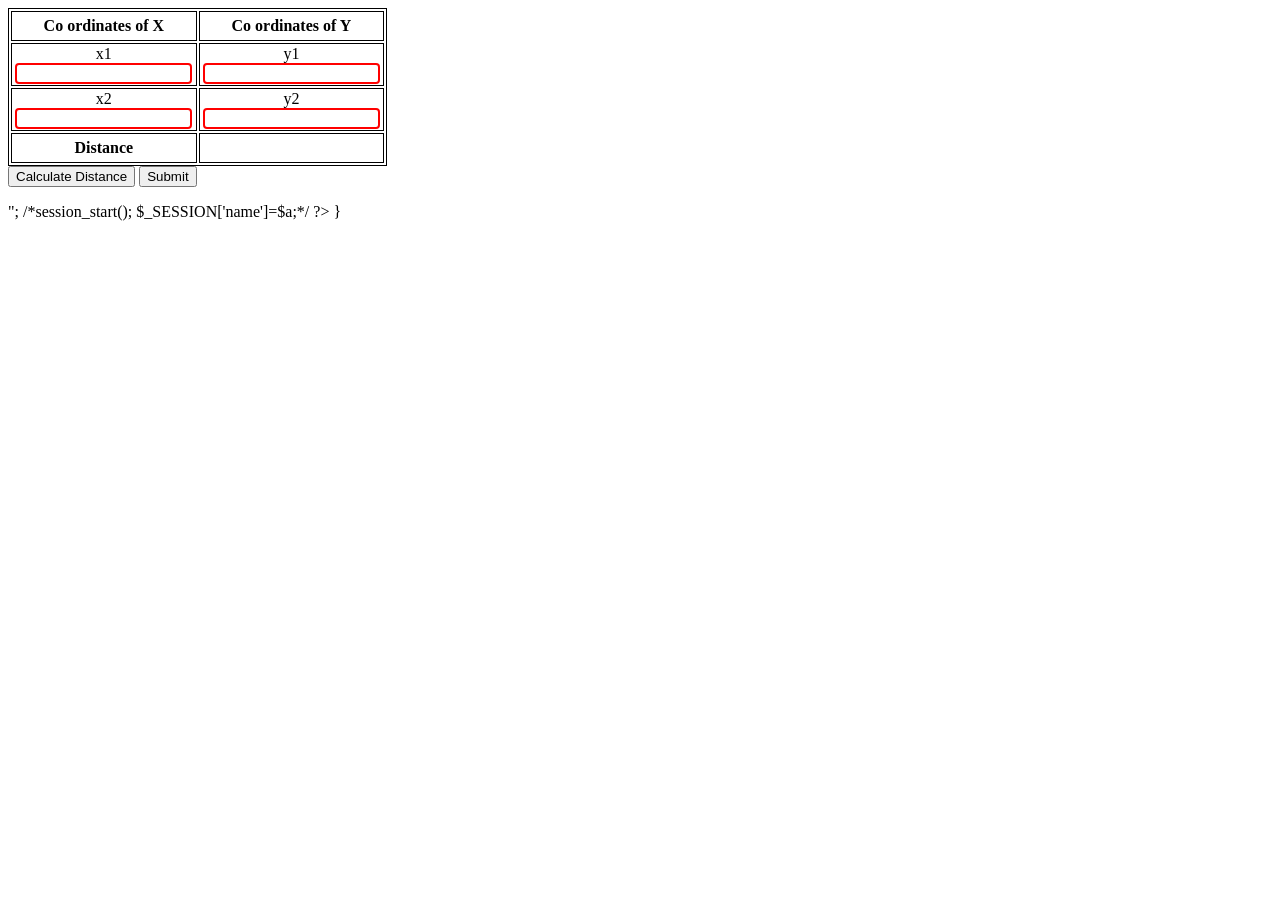
<file: vehicle/sam.html>
<html>
<head>
<title>Distance</title>
</head>
<body>
<form action="1.php" method="post">
<table>
<tr>
	<th>Co ordinates of X</th>
	<th>Co ordinates of Y</th>
</tr>
<tr>
	<td>x1<input type ="text" id="x1"></td>
	<td>y1<input type="text" id="y1"></td>
</tr>
<tr>
	<td>x2<input type ="text" id="x2"></td>
	<td>y2<input type="text" id="y2"></td>
</tr>
	<th>Distance</th>
	<td><span id = "answer"  ></span></td>
</tr>
</table>
<input type="button" onclick="distance()" value="Calculate Distance" />
<input type="submit">
</form>
<style>
table{
	width:30%;
}
th {
	padding:5px;
}
th,td {
	text-align:center;
}
table,th,td {
	border:1px solid black;
	}
input[type=text]{
	border:2px solid red;
	border-radius:4px;
}	
</style>
<script type="text/JavaScript">
function distance(){
var x1=document.getElementById("x1").value;
var y1=document.getElementById("y1").value;
var x2=document.getElementById("x2").value;
var y2=document.getElementById("y2").value;
x1=parseFloat(x1);
y1=parseFloat(y1);
x2=parseFloat(x2);
y2=parseFloat(y2);
var distance=Math.sqrt(((x2-x1)**2)+((y2-y1)**2));
answer.innerHTML=distance;
  <?php
   $a="<script>document.writeln(distance);</script>";
   /*session_start();
	  $_SESSION['name']=$a;*/
?>
}
</script>

</body>
</html>
</file>
<file: rent4u-html/css/style.css>
body {
  font-family: "Poppins", sans-serif;
  color: #0c0c0c;
  background-color: #ffffff;
}

.layout_padding {
  padding-top: 90px;
  padding-bottom: 90px;
}

.layout_padding2 {
  padding-top: 45px;
  padding-bottom: 45px;
}

.layout_padding2-top {
  padding-top: 45px;
}

.layout_padding2-bottom {
  padding-bottom: 45px;
}

.layout_padding-top {
  padding-top: 90px;
}

.layout_padding-bottom {
  padding-bottom: 90px;
}

.heading_container {
  display: -webkit-box;
  display: -ms-flexbox;
  display: flex;
  -webkit-box-orient: vertical;
  -webkit-box-direction: normal;
      -ms-flex-direction: column;
          flex-direction: column;
  -webkit-box-align: start;
      -ms-flex-align: start;
          align-items: flex-start;
}

.heading_container h2 {
  font-weight: bold;
  color: #000000;
  position: relative;
}

/*header section*/
.hero_area {
  position: relative;
}

.sub_page .header_section {
  position: unset;
  background: -webkit-gradient(linear, left top, right top, color-stop(75%, transparent), color-stop(75%, #240a5e));
  background: linear-gradient(to right, transparent 75%, #240a5e 75%);
}

.header_section {
  position: absolute;
  width: 100%;
  top: 0;
  left: 0;
}

.header_section .container-fluid {
  padding-right: 25px;
  padding-left: 25px;
}

.header_section .nav_container {
  margin: 0 auto;
}

.custom_nav-container.navbar-expand-lg .navbar-nav .nav-link img {
  width: 22px;
  margin-right: 15px;
}

.custom_nav-container.navbar-expand-lg .navbar-nav .nav-link {
  padding: 0px 25px;
  color: #fefeff;
  text-align: center;
  font-family: "Roboto", sans-serif;
}

.custom_menu-btn {
  z-index: 9;
  position: absolute;
  right: 15px;
  top: 14px;
}

.custom_menu-btn button {
  margin-top: 7px;
  outline: none;
  border: none;
  background-color: transparent;
}

.custom_menu-btn span {
  display: block;
  width: 35px;
  height: 4px;
  background-color: #fff;
  margin: 7px 0;
  -webkit-transition: all 0.3s;
  transition: all 0.3s;
}

.custom_menu-btn .custom_menu-btn .s-2 {
  -webkit-transition: all 0.1s;
  transition: all 0.1s;
}

.menu_btn-style button {
  position: fixed;
  right: 29px;
  top: 14px;
}

.menu_btn-style button .s-1 {
  -webkit-transform: rotate(45deg) translateY(16px);
          transform: rotate(45deg) translateY(16px);
}

.menu_btn-style button .s-2 {
  -webkit-transform: translateX(100px);
          transform: translateX(100px);
}

.menu_btn-style button .s-3 {
  -webkit-transform: rotate(-45deg) translateY(-16px);
          transform: rotate(-45deg) translateY(-16px);
}

.overlay {
  height: 100%;
  width: 0;
  position: fixed;
  z-index: 1;
  top: 0;
  left: 0;
  background-color: rgba(36, 10, 94, 0.9);
  overflow-x: hidden;
  -webkit-transition: 0.5s;
  transition: 0.5s;
}

.overlay .closebtn {
  position: absolute;
  top: 0;
  right: 30px;
  font-size: 60px;
}

.overlay a {
  padding: 2px 0px;
  text-decoration: none;
  font-size: 22px;
  color: #f1f1f1;
  display: block;
  -webkit-transition: 0.3s;
  transition: 0.3s;
  text-transform: uppercase;
}

.overlay-content {
  position: relative;
  top: 25%;
  width: 100%;
  text-align: center;
  margin-top: 30px;
}

.menu_width {
  width: 100%;
}

a,
a:hover,
a:focus {
  text-decoration: none;
}

a:hover,
a:focus {
  color: initial;
}

.btn,
.btn:focus {
  outline: none !important;
  -webkit-box-shadow: none;
          box-shadow: none;
}

.custom_nav-container .nav_search-btn {
  background-image: url(../images/search-icon.png);
  background-size: 18px;
  background-repeat: no-repeat;
  width: 35px;
  height: 35px;
  padding: 0;
  border: none;
  margin: 0 40px 0 15px;
  background-position: center;
}

.navbar-brand {
  display: -webkit-box;
  display: -ms-flexbox;
  display: flex;
  -webkit-box-align: center;
      -ms-flex-align: center;
          align-items: center;
}

.navbar-brand span {
  font-size: 24px;
  font-weight: 700;
  color: #240a5e;
}

.custom_nav-container {
  z-index: 99999;
  padding: 15px 0;
}

.custom_nav-container .navbar-toggler {
  outline: none;
}

.custom_nav-container .navbar-toggler .navbar-toggler-icon {
  background-image: url(../images/menu.png);
  background-size: 55px;
}

.user_option {
  margin-left: auto;
  margin-right: 95px;
}

.user_option a {
  color: #fefdfc;
  font-size: 16px;
}

/*end header section*/
.slider_section .carousel {
  position: unset;
}

.slider_section .slider_container {
  display: -webkit-box;
  display: -ms-flexbox;
  display: flex;
}

.slider_section .slider_container .img-box {
  -webkit-box-flex: 2.5;
      -ms-flex: 2.5;
          flex: 2.5;
}

.slider_section .slider_container .img-box img {
  width: 100%;
}

.slider_section .slider_container .detail_container {
  position: relative;
  -webkit-box-flex: 1;
      -ms-flex: 1;
          flex: 1;
  background-color: #240a5e;
  display: -webkit-box;
  display: -ms-flexbox;
  display: flex;
  -webkit-box-align: center;
      -ms-flex-align: center;
          align-items: center;
  -webkit-box-pack: center;
      -ms-flex-pack: center;
          justify-content: center;
}

.slider_section .slider_container .detail_container #carouselExampleControls {
  width: 100%;
}

.slider_section .slider_container .detail_container .detail-box {
  width: -webkit-fit-content;
  width: -moz-fit-content;
  width: fit-content;
  margin: auto;
}

.slider_section .slider_container .detail_container .detail-box h1 {
  font-family: "Open Sans", sans-serif;
  text-transform: uppercase;
  font-weight: bold;
  color: #fefdfc;
  font-size: 3.5rem;
}

.slider_section .slider_container .detail_container .detail-box a {
  display: inline-block;
  padding: 10px 45px;
  background-color: #f22324;
  color: #fefdfc;
  border-radius: 0;
  border: 1px solid #f22324;
  text-transform: uppercase;
  margin-top: 35px;
}

.slider_section .slider_container .detail_container .detail-box a:hover {
  background-color: transparent;
  color: #f22324;
}

.slider_section .carousel-control-prev,
.slider_section .carousel-control-next {
  width: 50px;
  height: 50px;
  left: 0;
  opacity: 1;
  -webkit-transform: translateX(-50%);
          transform: translateX(-50%);
  background-repeat: no-repeat;
  background-color: #240a5e;
  background-size: 20px;
  background-position: center;
}

.slider_section .carousel-control-prev {
  top: 15%;
  background-image: url(../images/prev.png);
}

.slider_section .carousel-control-next {
  top: initial;
  bottom: 15%;
  background-image: url(../images/next.png);
}

.book_section {
  display: -webkit-box;
  display: -ms-flexbox;
  display: flex;
  -webkit-transform: translateY(-75px);
          transform: translateY(-75px);
}

.book_section .form_container {
  -webkit-box-flex: 2.5;
      -ms-flex: 2.5;
          flex: 2.5;
  display: -webkit-box;
  display: -ms-flexbox;
  display: flex;
  -webkit-box-pack: center;
      -ms-flex-pack: center;
          justify-content: center;
}

.book_section .img-box {
  -webkit-box-flex: 1;
      -ms-flex: 1;
          flex: 1;
  margin-top: 45px;
}

.book_section .img-box img {
  width: 100%;
}

.book_section form {
  width: 75%;
  padding: 15px 35px;
  background-color: #fefdfc;
  -webkit-box-shadow: 0px 0px 20px 11px rgba(0, 0, 0, 0.09);
  box-shadow: 0px 0px 20px 11px rgba(0, 0, 0, 0.09);
  border-radius: 10px;
}

.book_section form label {
  color: #656565;
  margin-bottom: 2px;
  margin-top: 10px;
}

.book_section form .form-control {
  outline: none;
  -webkit-box-shadow: none;
          box-shadow: none;
  border-radius: 0;
  border: 1px solid #8e8e8e;
  color: #000000;
}

.book_section form .form-control::-webkit-input-placeholder {
  color: #1d1c1c;
}

.book_section form .form-control:-ms-input-placeholder {
  color: #1d1c1c;
}

.book_section form .form-control::-ms-input-placeholder {
  color: #1d1c1c;
}

.book_section form .form-control::placeholder {
  color: #1d1c1c;
}

.book_section form .btn-container {
  height: 100%;
  display: -webkit-box;
  display: -ms-flexbox;
  display: flex;
  -webkit-box-pack: center;
      -ms-flex-pack: center;
          justify-content: center;
  -webkit-box-align: center;
      -ms-flex-align: center;
          align-items: center;
}

.book_section form .btn-container button {
  display: inline-block;
  padding: 10px 65px;
  background-color: #240a5e;
  color: #fefdfc;
  border-radius: 0;
  border: 1px solid #240a5e;
  margin-top: 25px;
}

.book_section form .btn-container button:hover {
  background-color: transparent;
  color: #240a5e;
}

.book_section form .btn-container button:hover {
  color: #1b0847;
}

.car_section .car_container {
  display: -webkit-box;
  display: -ms-flexbox;
  display: flex;
  -webkit-box-pack: justify;
      -ms-flex-pack: justify;
          justify-content: space-between;
  -ms-flex-wrap: wrap;
      flex-wrap: wrap;
  padding: 75px 0;
}

.car_section .car_container .box {
  min-width: 250px;
  max-width: 250px;
  margin: 55px 15px;
  display: -webkit-box;
  display: -ms-flexbox;
  display: flex;
  -webkit-box-orient: vertical;
  -webkit-box-direction: normal;
      -ms-flex-direction: column;
          flex-direction: column;
  -webkit-box-align: center;
      -ms-flex-align: center;
          align-items: center;
  text-align: center;
  position: relative;
}

.car_section .car_container .box .img-box {
  display: -webkit-box;
  display: -ms-flexbox;
  display: flex;
  -webkit-box-pack: center;
      -ms-flex-pack: center;
          justify-content: center;
  padding-bottom: 15px;
  width: 100%;
}

.car_section .car_container .box .img-box img {
  max-width: 100%;
}

.car_section .car_container .box .detail-box {
  margin-top: 15px;
}

.car_section .car_container .box .detail-box h5 {
  font-weight: bold;
}

.car_section .car_container .box .detail-box a {
  display: inline-block;
  padding: 8px 25px;
  background-color: #f22324;
  color: #fefdfc;
  border-radius: #000000;
  border: 1px solid #f22324;
  margin-top: 25px;
}

.car_section .car_container .box .detail-box a:hover {
  background-color: transparent;
  color: #f22324;
}

.car_section .car_container .box::before {
  content: "";
  position: absolute;
  top: 50%;
  left: 50%;
  width: 250px;
  height: 250px;
  -webkit-transform: translate(-50%, -50%) scale(2);
          transform: translate(-50%, -50%) scale(2);
  border-radius: 100%;
  background-color: #f2f2f2;
  z-index: -1;
}

.about_section .row {
  -webkit-box-align: center;
      -ms-flex-align: center;
          align-items: center;
}

.about_section .img-box img {
  width: 100%;
}

.about_section .detail-box {
  text-align: center;
}

.about_section .detail-box h2 {
  font-weight: bold;
}

.about_section .detail-box p {
  margin-top: 15px;
}

.about_section .detail-box a {
  display: inline-block;
  padding: 8px 25px;
  background-color: #f22324;
  color: #fefdfc;
  border-radius: #000000;
  border: 1px solid #f22324;
  margin-top: 15px;
}

.about_section .detail-box a:hover {
  background-color: transparent;
  color: #f22324;
}

.best_section {
  -webkit-box-shadow: 0 0 10px 0 rgba(0, 0, 0, 0.15);
          box-shadow: 0 0 10px 0 rgba(0, 0, 0, 0.15);
  padding: 25px 0;
}

.best_section .book_now {
  display: -webkit-box;
  display: -ms-flexbox;
  display: flex;
  -webkit-box-pack: justify;
      -ms-flex-pack: justify;
          justify-content: space-between;
  -webkit-box-align: center;
      -ms-flex-align: center;
          align-items: center;
}

.best_section .book_now .detail-box h2 {
  font-weight: bold;
}

.best_section .book_now .detail-box p {
  margin: 0;
}

.best_section .book_now .btn-box a {
  display: inline-block;
  padding: 10px 60px;
  background-color: #f22324;
  color: #fefdfc;
  border-radius: #000000;
  border: 1px solid #f22324;
}

.best_section .book_now .btn-box a:hover {
  background-color: transparent;
  color: #f22324;
}

.rent_section {
  background-color: #240a5e;
}

.rent_section .heading_container h2 {
  color: #6f6e6e;
  margin-bottom: 35px;
}

.rent_section .heading_container h2::first-letter {
  color: #000000;
}

.rent_section .heading_container h2 span {
  color: #2e303c;
}

.rent_section .rent_container {
  display: -webkit-box;
  display: -ms-flexbox;
  display: flex;
  -ms-flex-wrap: wrap;
      flex-wrap: wrap;
  -webkit-box-pack: center;
      -ms-flex-pack: center;
          justify-content: center;
}

.rent_section .rent_container .box {
  width: 340px;
  margin: 15px;
  background-color: #fefdfc;
  display: -webkit-box;
  display: -ms-flexbox;
  display: flex;
  -webkit-box-orient: vertical;
  -webkit-box-direction: normal;
      -ms-flex-direction: column;
          flex-direction: column;
  -webkit-box-align: center;
      -ms-flex-align: center;
          align-items: center;
  text-align: center;
  padding: 20px 25px;
  padding-bottom: 0;
  border-radius: 5px;
}

.rent_section .rent_container .box .img-box {
  margin: 50px 0;
  height: 92px;
  display: -webkit-box;
  display: -ms-flexbox;
  display: flex;
  -webkit-box-pack: center;
      -ms-flex-pack: center;
          justify-content: center;
  -webkit-box-align: center;
      -ms-flex-align: center;
          align-items: center;
}

.rent_section .rent_container .box .img-box img {
  max-width: 100%;
}

.rent_section .rent_container .box .price a {
  display: inline-block;
  padding: 8px 25px;
  background-color: #f22324;
  color: #fefdfc;
  border-radius: #000000;
  border: 1px solid #f22324;
  font-weight: bold;
}

.rent_section .rent_container .box .price a:hover {
  background-color: transparent;
  color: #f22324;
}

.rent_section .btn-box {
  display: -webkit-box;
  display: -ms-flexbox;
  display: flex;
  -webkit-box-pack: center;
      -ms-flex-pack: center;
          justify-content: center;
}

.rent_section .btn-box a {
  display: inline-block;
  padding: 10px 65px;
  background-color: #fefdfc;
  color: #1a1919;
  border-radius: 0;
  border: 1px solid #fefdfc;
  margin-top: 35px;
}

.rent_section .btn-box a:hover {
  background-color: transparent;
  color: #fefdfc;
}

.blog_section .blog_container {
  width: 90%;
  margin: auto;
}

.blog_section .blog_container .date-box {
  padding: 15px 25px;
  color: #252525;
  position: relative;
  z-index: 2;
  text-align: center;
}

.blog_section .blog_container .date-box h6 {
  margin: 0;
}

.blog_section .blog_container .box {
  margin: 45px 20px;
  display: -webkit-box;
  display: -ms-flexbox;
  display: flex;
  -webkit-box-orient: vertical;
  -webkit-box-direction: normal;
      -ms-flex-direction: column;
          flex-direction: column;
  -webkit-box-align: center;
      -ms-flex-align: center;
          align-items: center;
  -webkit-box-shadow: 0 0 20px 0 rgba(0, 0, 0, 0.15);
          box-shadow: 0 0 20px 0 rgba(0, 0, 0, 0.15);
}

.blog_section .blog_container .box .img-box {
  width: 100%;
}

.blog_section .blog_container .box .img-box img {
  width: 100%;
}

.blog_section .blog_container .box .detail-box {
  padding: 15px;
}

.blog_section .blog_container .box .detail-box h5 {
  font-weight: bold;
}

.blog_section .blog_container .box .detail-box p {
  margin: 0;
}

.blog_section .owl-carousel .owl-nav .owl-prev,
.blog_section .owl-carousel .owl-nav .owl-next {
  width: 50px;
  height: 50px;
  background-size: 15px;
  background-position: center;
  background-repeat: no-repeat;
  position: absolute;
  top: -115px;
  outline: none;
}

.blog_section .owl-carousel .owl-nav .owl-prev {
  left: calc(95% - 45px);
  background-image: url(../images/left-angle.png);
}

.blog_section .owl-carousel .owl-nav .owl-prev:hover {
  background-image: url(../images/left-angle-grey.png);
}

.blog_section .owl-carousel .owl-nav .owl-next {
  right: calc(5% - 45px);
  background-image: url(../images/right-angle.png);
}

.blog_section .owl-carousel .owl-nav .owl-next:hover {
  background-image: url(../images/right-angle-grey.png);
}

.us_section .heading_container {
  -webkit-box-align: center;
      -ms-flex-align: center;
          align-items: center;
  text-align: center;
}

.us_section .us_container {
  background-image: url(../images/us-bg.jpg);
  background-size: cover;
}

.us_section .us_container .content_box {
  display: -webkit-box;
  display: -ms-flexbox;
  display: flex;
  -ms-flex-wrap: wrap;
      flex-wrap: wrap;
  -webkit-box-pack: center;
      -ms-flex-pack: center;
          justify-content: center;
}

.us_section .us_container .content_box .box {
  display: -webkit-box;
  display: -ms-flexbox;
  display: flex;
  -webkit-box-orient: vertical;
  -webkit-box-direction: normal;
      -ms-flex-direction: column;
          flex-direction: column;
  -webkit-box-align: center;
      -ms-flex-align: center;
          align-items: center;
  text-align: center;
  margin: 25px;
}

.us_section .us_container .content_box .box .img-box img {
  max-width: 100%;
}

.us_section .us_container .content_box .box .detail-box {
  margin-top: 15px;
}

.us_section .us_container .content_box .box .detail-box h5 {
  color: #fefdfc;
}

.us_section .us_container .btn-box {
  display: -webkit-box;
  display: -ms-flexbox;
  display: flex;
  -webkit-box-pack: center;
      -ms-flex-pack: center;
          justify-content: center;
}

.us_section .us_container .btn-box a {
  display: inline-block;
  padding: 10px 65px;
  background-color: #fefdfc;
  color: #1a1919;
  border-radius: 0;
  border: 1px solid #fefdfc;
  margin-top: 35px;
}

.us_section .us_container .btn-box a:hover {
  background-color: transparent;
  color: #fefdfc;
}

.client_section {
  font-family: "Open Sans", sans-serif;
}

.client_section .heading_container {
  -webkit-box-align: center;
      -ms-flex-align: center;
          align-items: center;
  text-align: center;
}

.client_section .box {
  display: -webkit-box;
  display: -ms-flexbox;
  display: flex;
  -webkit-box-orient: vertical;
  -webkit-box-direction: normal;
      -ms-flex-direction: column;
          flex-direction: column;
  -webkit-box-align: center;
      -ms-flex-align: center;
          align-items: center;
  margin: 15px;
}

.client_section .box .detail-box {
  -webkit-box-shadow: 0 0 15px 0 rgba(0, 0, 0, 0.15);
          box-shadow: 0 0 15px 0 rgba(0, 0, 0, 0.15);
  border-radius: 10px;
  padding: 25px;
  margin-bottom: 25px;
}

.client_section .box .client_id {
  display: -webkit-box;
  display: -ms-flexbox;
  display: flex;
  -webkit-box-orient: vertical;
  -webkit-box-direction: normal;
      -ms-flex-direction: column;
          flex-direction: column;
  -webkit-box-align: center;
      -ms-flex-align: center;
          align-items: center;
  text-align: center;
}

.client_section .box .client_id .img-box {
  position: relative;
  display: -webkit-box;
  display: -ms-flexbox;
  display: flex;
  -webkit-box-pack: center;
      -ms-flex-pack: center;
          justify-content: center;
  -webkit-box-align: center;
      -ms-flex-align: center;
          align-items: center;
  width: 75px;
  height: 75px;
  border-radius: 100%;
  background-color: #f2f2f2;
}

.client_section .box .client_id .img-box img {
  width: 25px;
}

.client_section .box .client_id .img-box .img-2 {
  display: none;
}

.client_section .box .client_id .name {
  margin-top: 10px;
}

.client_section .box .client_id .name h6 {
  font-weight: 600;
}

.client_section .box:hover .client_id .img-box {
  background-color: #2e1b69;
}

.client_section .box:hover .client_id .img-box .img-1 {
  display: none;
}

.client_section .box:hover .client_id .img-box .img-2 {
  display: inline-block;
}

.client_section .carousel-wrap {
  margin: 0 auto;
  padding: 0 5%;
  position: relative;
}

.client_section .owl-carousel .owl-nav .owl-prev,
.client_section .owl-carousel .owl-nav .owl-next {
  width: 50px;
  height: 50px;
  background-size: 15px;
  background-position: center;
  background-repeat: no-repeat;
  position: absolute;
  top: 100%;
  outline: none;
}

.client_section .owl-carousel .owl-nav .owl-prev {
  left: calc(50% - 45px);
  background-image: url(../images/left-angle.png);
}

.client_section .owl-carousel .owl-nav .owl-prev:hover {
  background-image: url(../images/left-angle-grey.png);
}

.client_section .owl-carousel .owl-nav .owl-next {
  right: calc(50% - 45px);
  background-image: url(../images/right-angle.png);
}

.client_section .owl-carousel .owl-nav .owl-next:hover {
  background-image: url(../images/right-angle-grey.png);
}

.contact_section {
  background-image: url(../images/contact-bg.jpg);
  background-size: cover;
  color: #fefdfc;
}

.contact_section .heading_container {
  -webkit-box-align: center;
      -ms-flex-align: center;
          align-items: center;
  text-align: center;
  margin-bottom: 45px;
}

.contact_section .heading_container h2 {
  color: #fefdfc;
}

.contact_section .form_container form .form-control {
  border: none;
  background-color: #fefdfc;
  outline: none;
  -webkit-box-shadow: none;
          box-shadow: none;
  padding-left: 20px;
  height: 45px;
  margin: 5px 0;
  border-radius: 0;
}

.contact_section .form_container form #inputMessage {
  height: 90px;
}

.contact_section .form_container form button {
  display: inline-block;
  padding: 10px 65px;
  background-color: #f22324;
  color: #fefdfc;
  border-radius: 0;
  border: 1px solid #f22324;
  text-transform: uppercase;
  -webkit-box-shadow: none;
          box-shadow: none;
  outline: none;
  margin-top: 15px;
  font-size: 15px;
  font-weight: bold;
}

.contact_section .form_container form button:hover {
  background-color: transparent;
  color: #f22324;
}

.contact_section .contact_items {
  margin-top: 75px;
  display: -webkit-box;
  display: -ms-flexbox;
  display: flex;
  -webkit-box-pack: justify;
      -ms-flex-pack: justify;
          justify-content: space-between;
}

.contact_section .contact_items a {
  display: -webkit-box;
  display: -ms-flexbox;
  display: flex;
  -webkit-box-align: center;
      -ms-flex-align: center;
          align-items: center;
}

.contact_section .contact_items a .img-box {
  width: 75px;
  min-width: 75px;
  margin-right: 15px;
}

.contact_section .contact_items a .img-box img {
  max-width: 100%;
}

.contact_section .contact_items a h6 {
  color: #fefdfc;
  margin: 0;
}

.contact_section .social_container {
  margin-top: 45px;
}

.contact_section .social_container .social-box {
  display: -webkit-box;
  display: -ms-flexbox;
  display: flex;
  -webkit-box-pack: center;
      -ms-flex-pack: center;
          justify-content: center;
  margin: 0 auto 20px auto;
}

.contact_section .social_container .social-box img {
  width: 30px;
  margin-left: 8px;
}

.map_section {
  height: 400px;
}

.map_section .map_container {
  height: 100%;
}

.map_section .map_container .map-responsive {
  height: 100%;
}

/* footer section*/
.footer_section {
  background-color: #240a5e;
  padding: 20px;
}

.footer_section p {
  margin: 0;
  text-align: center;
  color: #fefdfc;
}

.footer_section a {
  color: #fefdfc;
}
/*# sourceMappingURL=style.css.map */
</file>
<file: rent4u-html/css/responsive.css>
@media (max-width: 1120px) {
    .slider_section .slider_container .detail_container .detail-box h1 {
        font-size: 3rem;
    }
}

@media (max-width: 992px) {
    .slider_section .slider_container {
        flex-direction: column;
    }

    .custom_menu-btn span {
        background-color: #000000;
    }

    .sub_page .header_section {
        background: none;
    }

    .custom_menu-btn.menu_btn-style button span {
        background-color: #ffffff;
    }

    .user_option a {
        display: none;
    }

    .slider_section .slider_container .detail_container .detail-box {
        width: auto;
        text-align: center;
        margin: 45px auto 125px auto;
    }

    .slider_section .carousel-control-prev,
    .slider_section .carousel-control-next {
        top: -25px;
        transform: none;
    }

    .slider_section .carousel-control-prev {
        left: 25px;
    }

    .slider_section .carousel-control-next {
        left: initial;
        right: 25px;
    }

    .book_section form {
        width: 90%;
    }

    .car_section .car_container {
        justify-content: center;
    }

    .rent_section .rent_container .box {
        width: 300px;
    }

    .contact_section .contact_items {
        flex-wrap: wrap;
        width: min-content;
        margin-left: auto;
        margin-right: auto;
    }

    .contact_section .contact_items a {
        margin: 25px;
    }
}

@media (max-width: 768px) {
    .best_section .book_now {
        flex-direction: column;
        text-align: center;
    }

    .best_section .book_now .detail-box {
        margin-bottom: 25px;
    }

    .blog_section .owl-carousel .owl-nav .owl-prev,
    .blog_section .owl-carousel .owl-nav .owl-next {
        top: -40px;
    }

    .blog_section .owl-carousel .owl-nav .owl-prev {

        left: calc(50% - 45px);
    }

    .blog_section .owl-carousel .owl-nav .owl-next {

        right: calc(50% - 45px);
    }
}

@media (max-width: 576px) {
    .book_section .img-box {
        display: none;
    }

    .blog_section .blog_container {
        width: 100%;
    }

    .slider_section .carousel-control-prev,
    .slider_section .carousel-control-next {
        display: none;
    }


    @media (max-width: 480px) {
        .car_section .car_container .box::before {
            border-radius: 0;
        }

        .blog_section .blog_container {
            width: 100%;
        }
    }

    @media (max-width: 400px) {}

    @media (max-width: 376px) {
        .slider_section .slider_container .detail_container .detail-box h1 {
            font-size: 2.5rem;
        }
    }

    @media (min-width: 1200px) {
        .container {
            max-width: 1170px;
        }

    }
</file>
